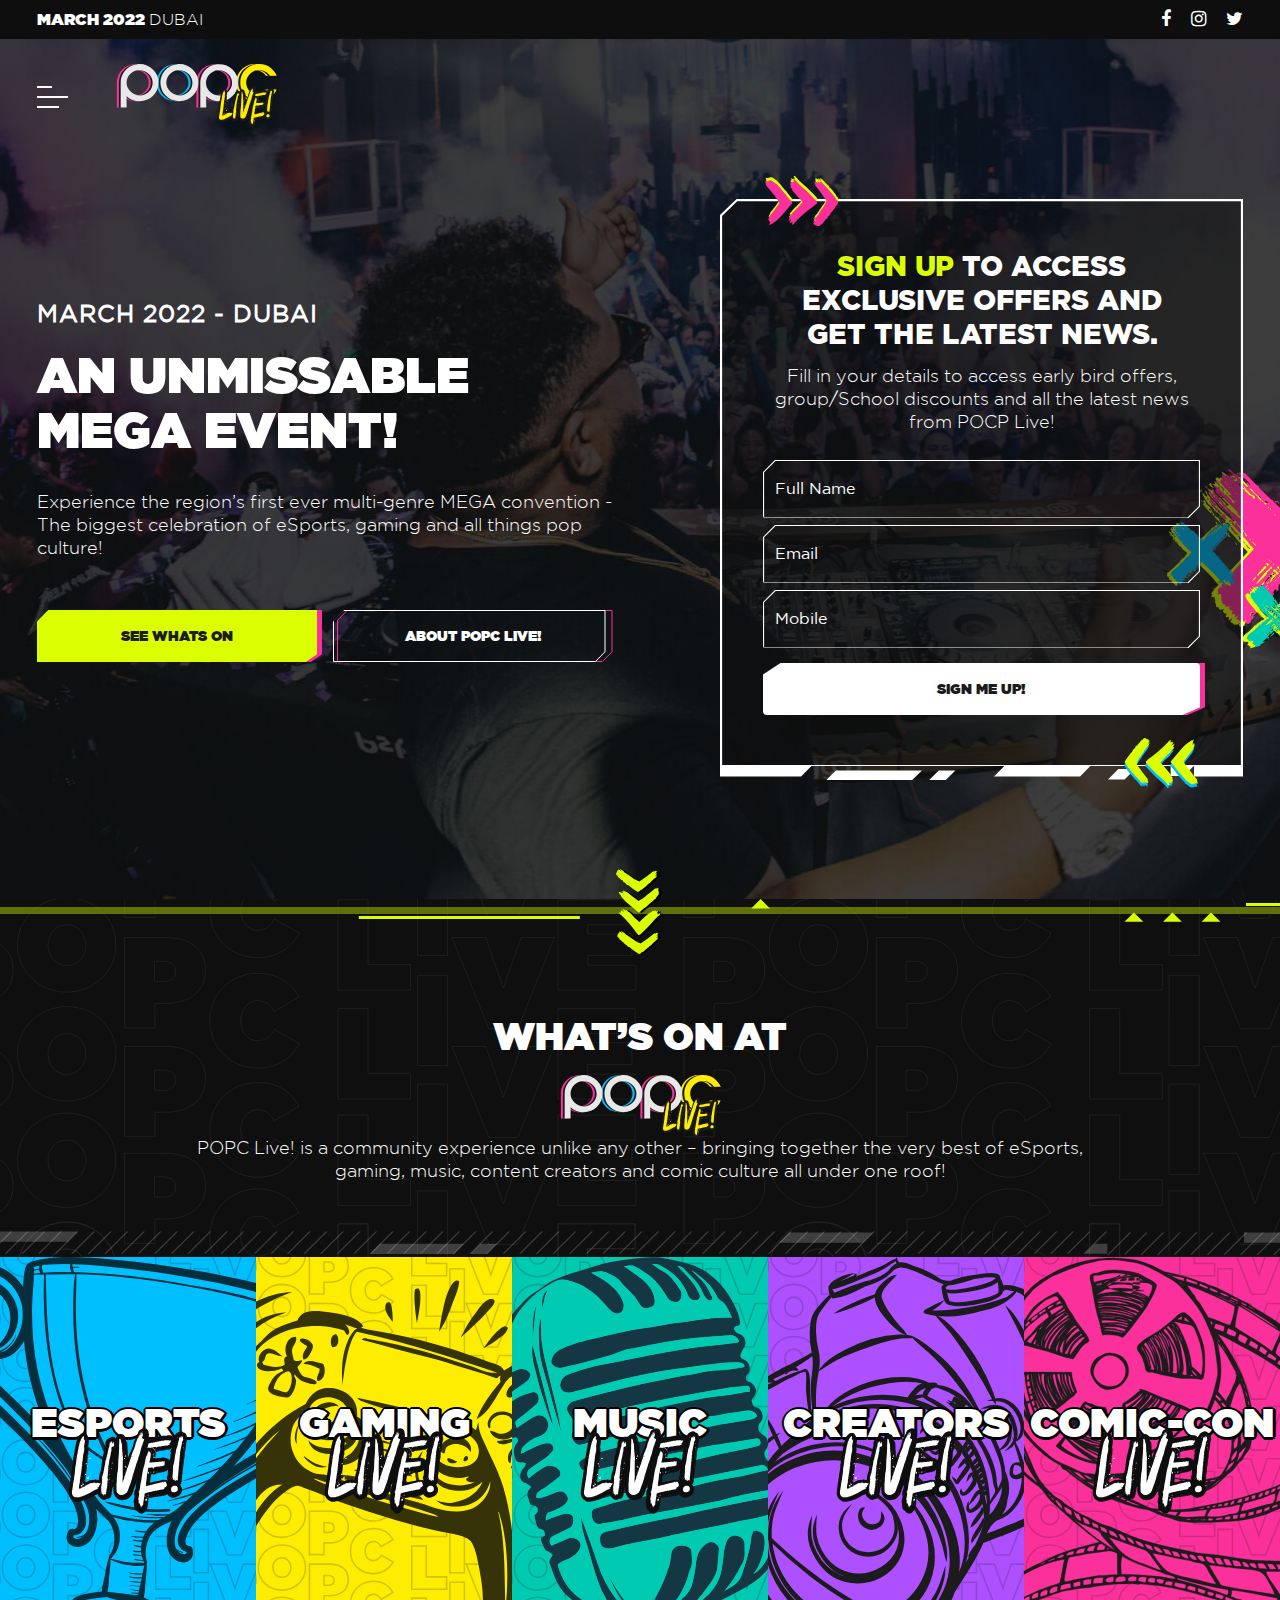
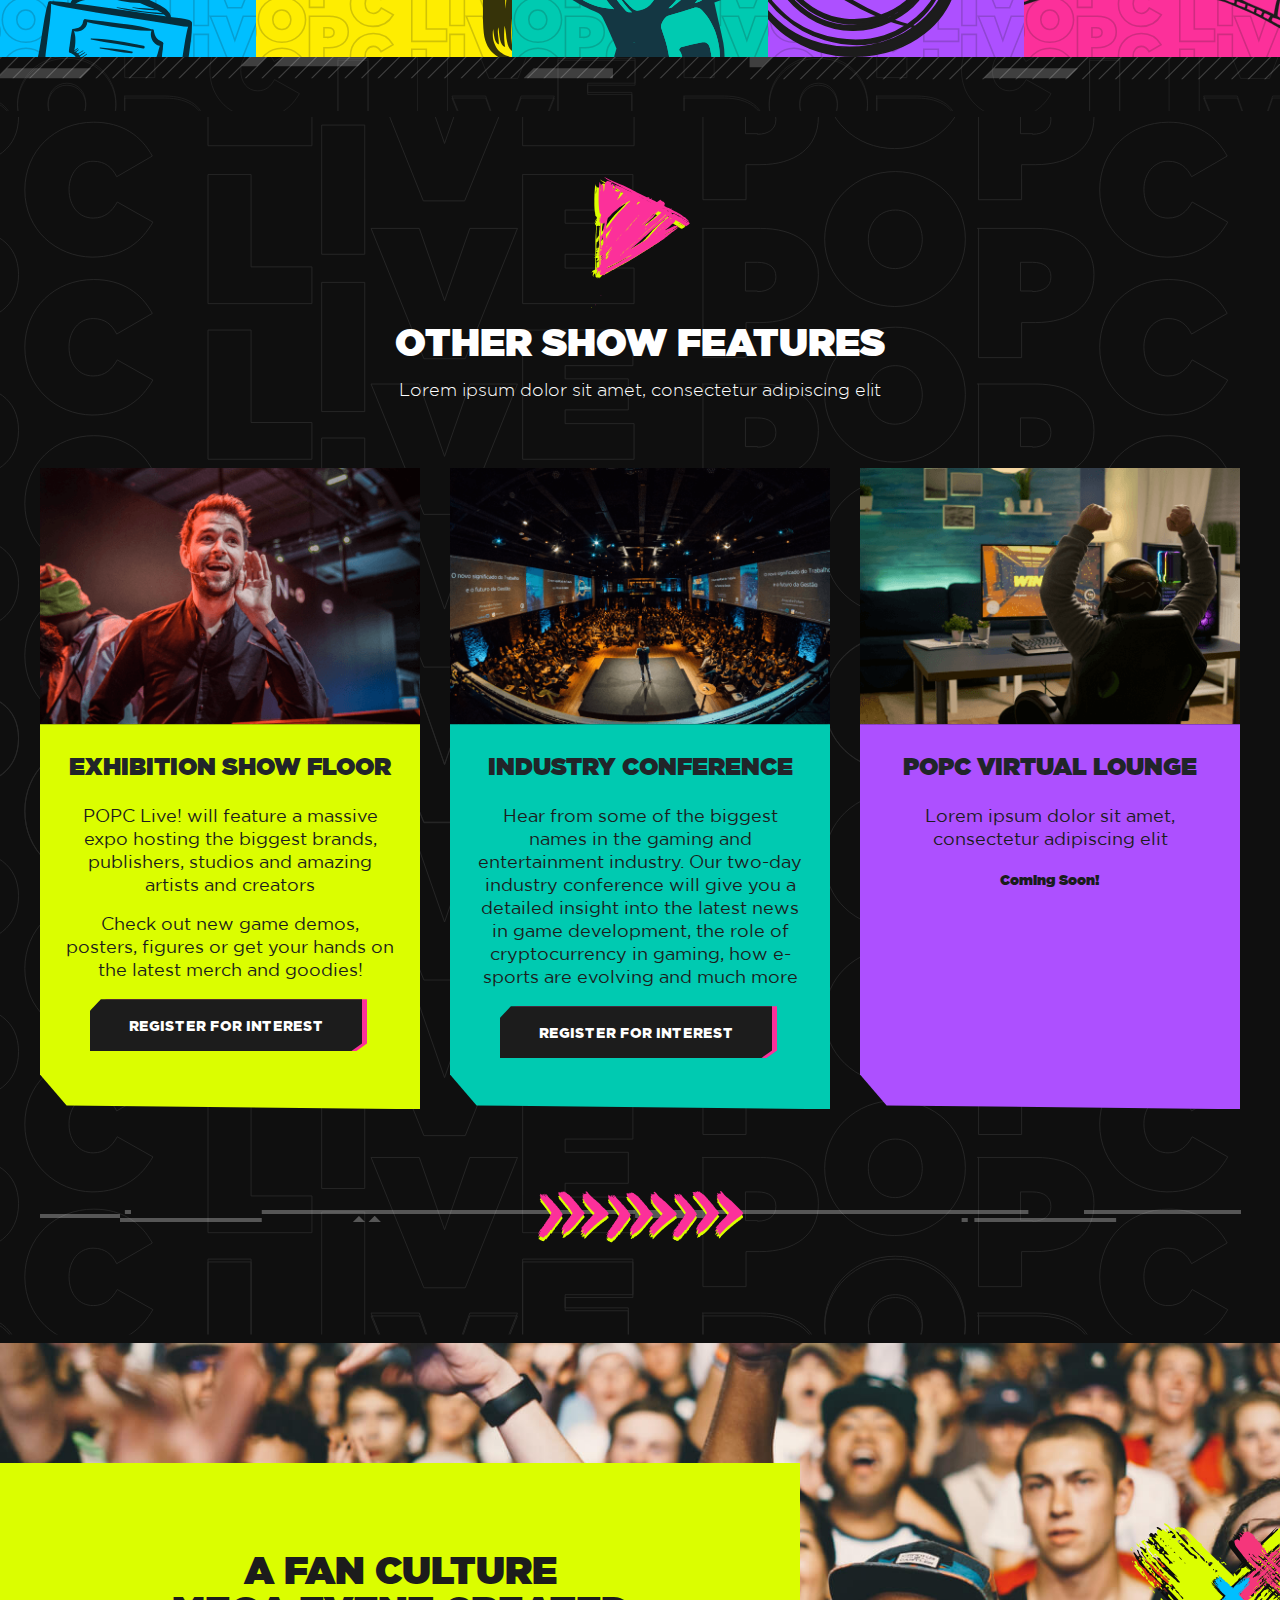
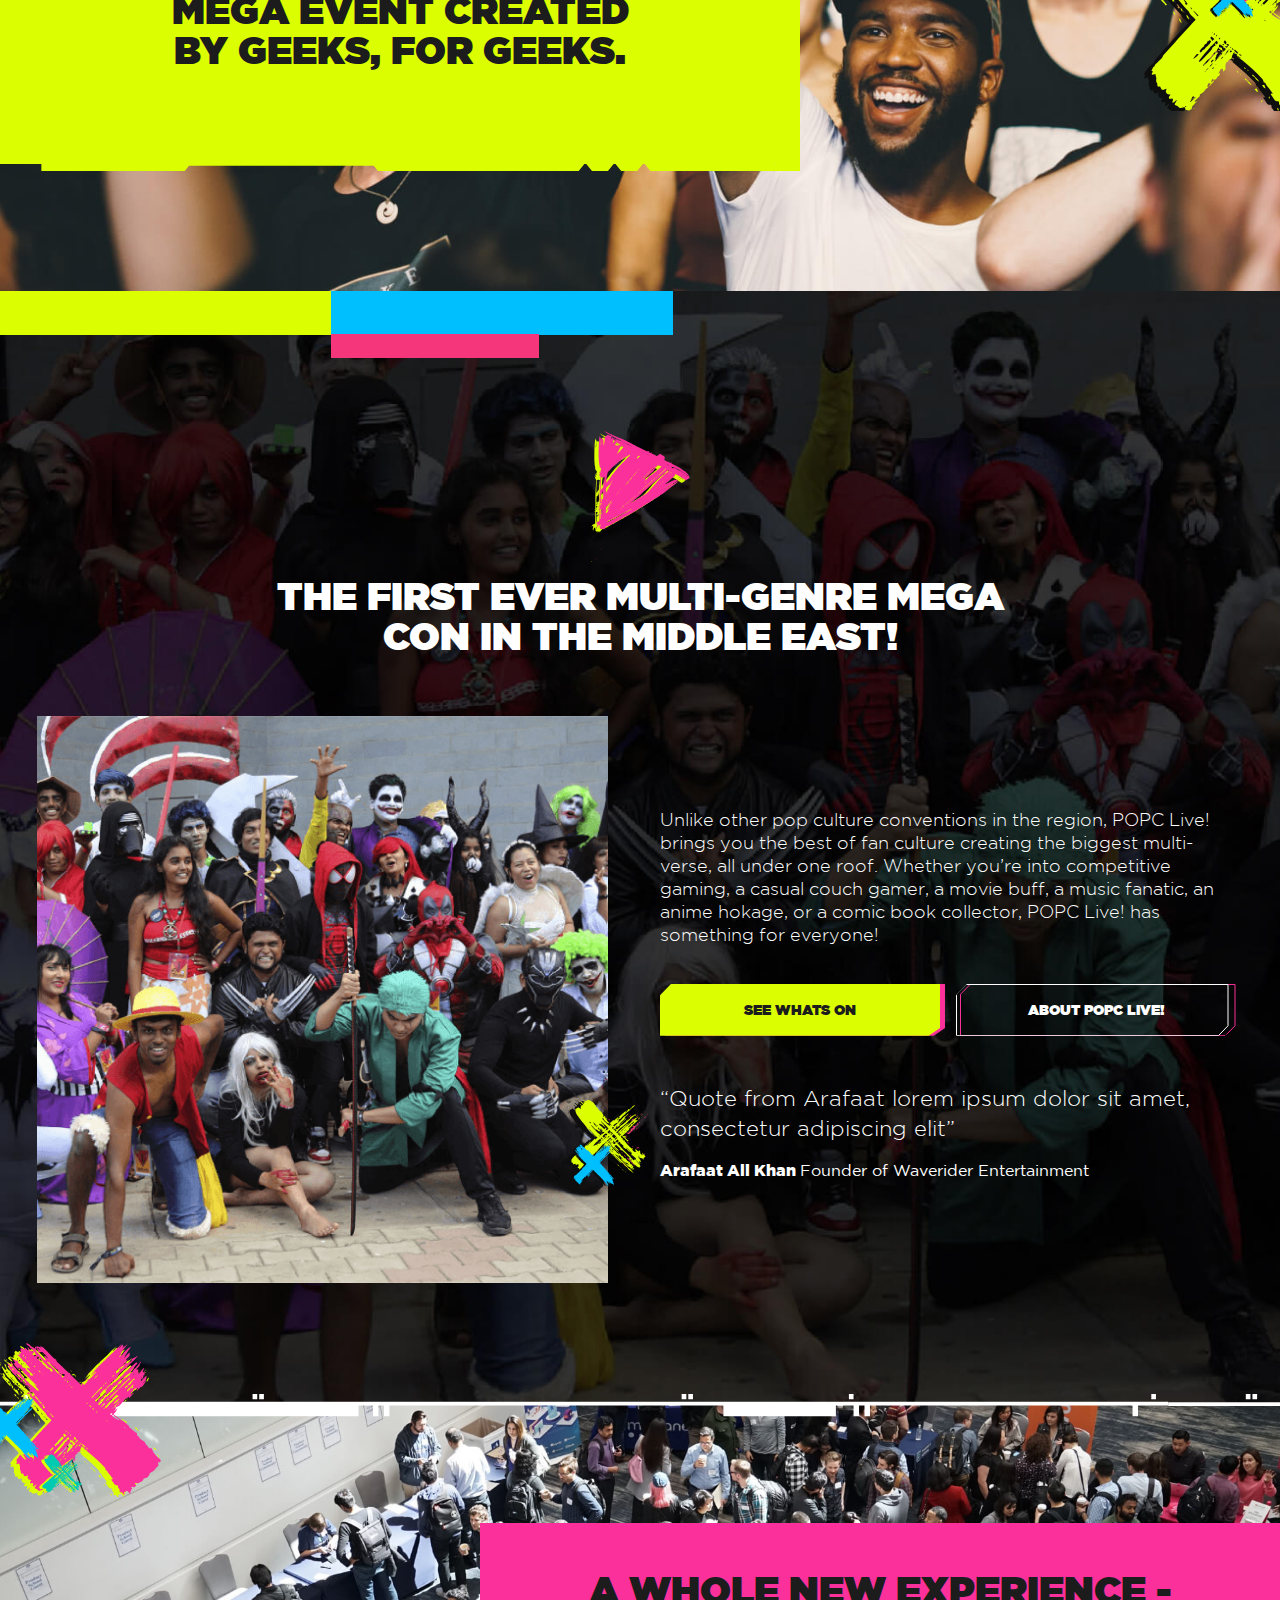
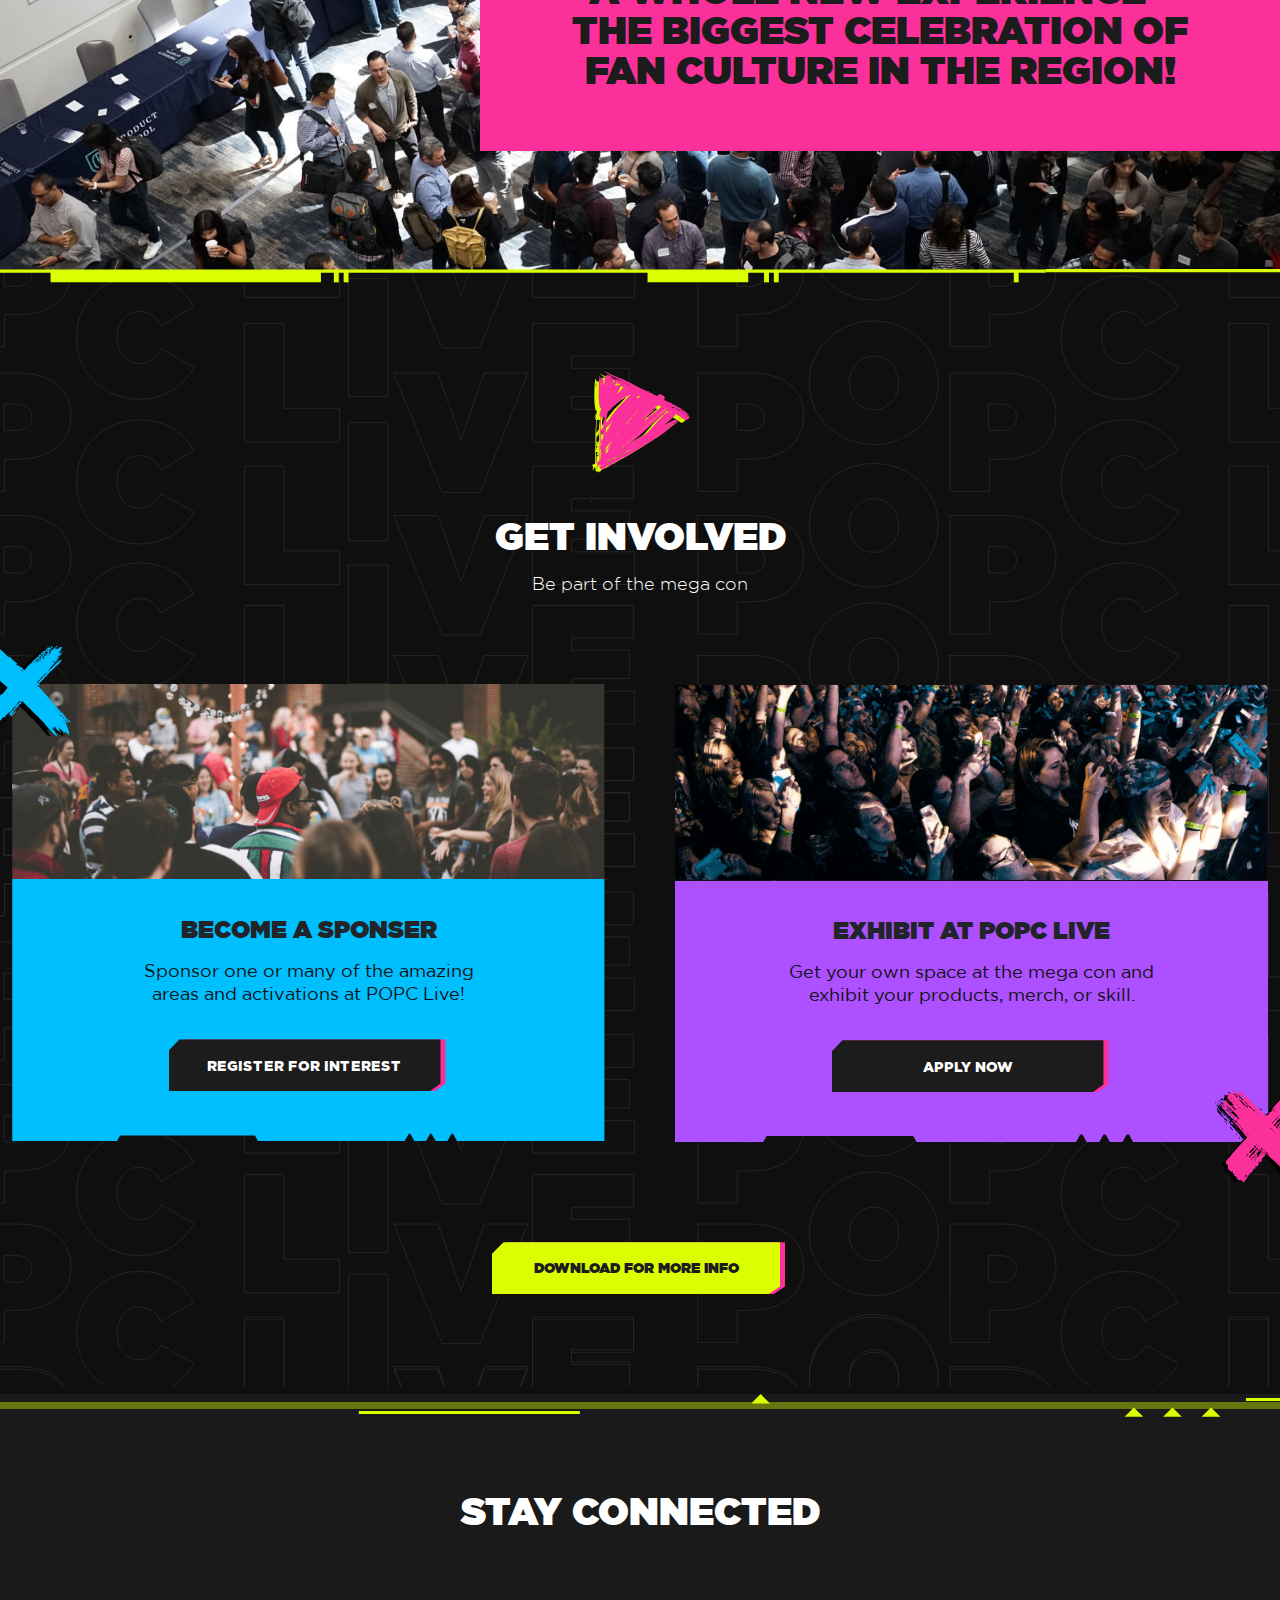
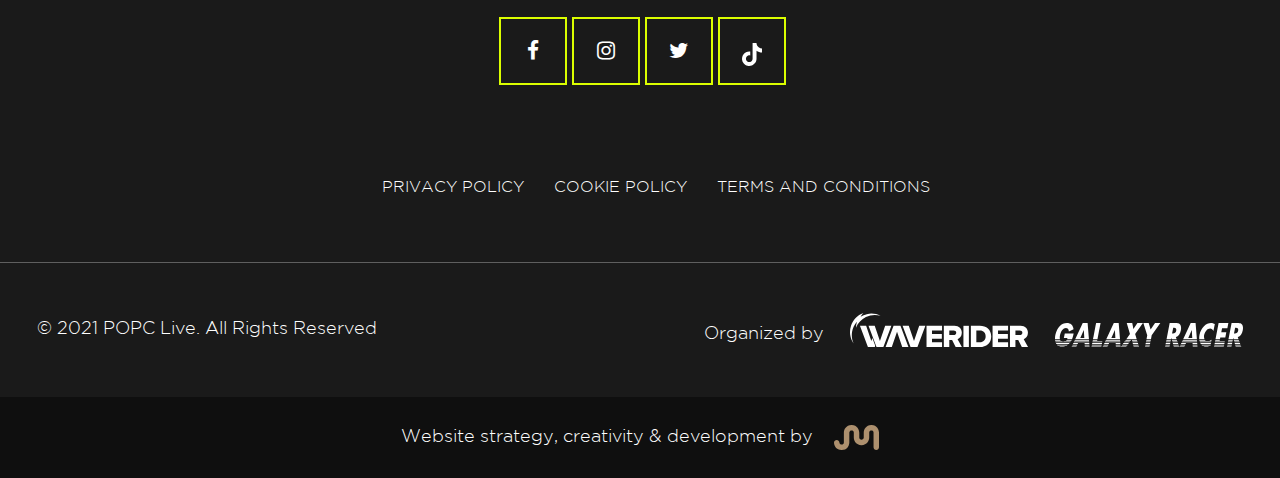
<file: index.html>
<!DOCTYPE html>
<html>

<head>
    <title>POPC Live</title>
    <!-- <link rel="icon" href="images/favicon.ico" type="image/x-icon"> -->
    <meta charset="utf-8">
    <meta name="viewport" content="width=device-width, initial-scale=1">
    <link href="css/bootstrap.css" rel="stylesheet">
    <link href="css/style.css" rel="stylesheet">
    <link href="css/font-awesome.min.css" rel="stylesheet">
    <link rel="stylesheet" href="css/slick.css" type="text/css" />
    <script src="js/jquery.min.js"></script>
    <script src="js/bootstrap.js" type="text/javascript"></script>
    <script src="js/slick.min.js" type="text/javascript"></script>

</head>

<body>

    <!--  Pegister Internet Popup Start -->
    <div class="modal fade popup-wrapper" id="exampleModal" tabindex="-1" aria-labelledby="exampleModalLabel" aria-hidden="true">
      <div class="modal-dialog">
        <div class="modal-content">
          <div class="modal-header border-0">
            <button type="button" class="btn-close" data-bs-dismiss="modal" aria-label="Close"></button>
        </div>
        <div class="modal-body p-0">
            <form class="form-wrapper border-0">
                <h2 class="text-white text-uppercase text-center pb-2"><span>Register</span> Your<br/> Intrest Today</h2>
                <p class="dark-color mb-4 text-center">Fill in your details to register your interest in <br/>POCP Live!</p>
                <div class="form-outline">
                    <input type="text" id="fname" class="form-control" placeholder="Full Name" required="">
                </div>

                <div class="form-outline">
                    <input type="text" id="company" class="form-control" placeholder="Company name" required="">
                </div>

                <div class="form-outline">
                    <input type="email" id="email" class="form-control" placeholder="Email" required="">
                </div>

                <div class="form-outline">
                    <input type="tel" id="phone" class="form-control" name="phone" pattern="[0-9]{3}-[0-9]{2}-[0-9]{3}" placeholder="Mobile" required="">
                </div>

                <p class="pt-4">I’m interested in:</p>
                <div class="main-check-wrapper d-flex align-items-center pt-2 pb-3">
                  <label class="main-check d-flex align-items-center">Sponser
                      <input type="checkbox">
                      <span class="checkmark"></span>
                  </label>

                  <label class="main-check d-flex align-items-center">Exibitor
                      <input type="checkbox">
                      <span class="checkmark"></span>
                  </label>

                  <label class="main-check d-flex align-items-center">Event Brochure
                      <input type="checkbox">
                      <span class="checkmark"></span>
                  </label>
                  
              </div>

              <div class="main-btn-wrapper">
                <a class="theme-btn text-uppercase radium me-2">
                    <button type="submit" class="btn btn-primary border-0 inner-btn w-100">SIGN ME UP!</button>
                </a>
            </div>
        </form>
    </div>
</div>
</div>
</div>

 <!--  Pegister Internet Popup End  -->




     <!--  Banner Home Popup Start -->

    <div class="modal fade popup-wrapper" id="exampleModal1" tabindex="-1" aria-labelledby="exampleModalLabel1" aria-hidden="true">
      <div class="modal-dialog">
        <div class="modal-content">
          <div class="modal-header border-0">
            <button type="button" class="btn-close" data-bs-dismiss="modal" aria-label="Close"></button>
        </div>
        <div class="modal-body p-0">
            <form class="form-wrapper border-0">
                <h2 class="text-white text-uppercase text-center pb-2">Sign up to access exclusive offers and get the latest news </h2>
                <p class="dark-color mb-4 text-center">Fill in your details to access early bird tickets, groups & schools discounts, and get all the latest updates on POPC Live</p>
                <div class="form-outline">
                    <input type="text" id="fname" class="form-control" placeholder="Full Name" required="">
                </div>

                <div class="form-outline">
                    <input type="email" id="email" class="form-control" placeholder="Email" required="">
                </div>

                <div class="form-outline">
                    <input type="tel" id="phone" class="form-control" name="phone" pattern="[0-9]{3}-[0-9]{2}-[0-9]{3}" placeholder="Mobile" required="">
                </div>

              <div class="main-btn-wrapper">
                <a class="theme-btn text-uppercase radium me-2">
                    <button type="submit" class="btn btn-primary border-0 inner-btn w-100">Submit Registration</button>
                </a>
            </div>
        </form>
    </div>
</div>
</div>
</div>

 <!--  Banner Home Popup Popup End  -->


<!-- Header Start -->

<div class="top-bar-wrapper">
    <div class="container">
        <div class="row align-items-center">
            <div class="col-lg-6 col-sm-6 col-xs-12">
                <h6 class="mb-0 text-white text-uppercase">march 2022  <span>Dubai</span></h6>
            </div>
            <div class="col-lg-6 col-sm-6 col-xs-12">
                <ul class="d-flex list-none justify-content-end mb-0 align-items-center">
                    <li><a href="#" class="text-white"><i class="fa fa-facebook" aria-hidden="true"></i></a></li>
                    <li><a href="#" class="text-white"><i class="fa fa-instagram" aria-hidden="true"></i></a></li>
                    <li class="pe-0"><a href="#" class="text-white"><i class="fa fa-twitter" aria-hidden="true"></i></a></li>
                </ul>
            </div>
        </div>
    </div>
</div>

<header class="main-header-wrapper py-4">
        <div class="container">
            <div class="row">
                <div class="col-lg-12 col-md-12 col-sm-12 d-flex align-items-center">
                    <div id="mySidenav" class="sidenav">
                      <a href="javascript:void(0)" class="closebtn" onclick="closeNav()">&times;</a>
                      <ul class="p-0">
                          <li><a href="index.html" class="text-uppercase">Home</a></li>
                          <li><a href="#">About POPC Live! <i class="fa fa-angle-right" aria-hidden="true"></i></a></li>
                          <li><a href="#">What’s On? <i class="fa fa-angle-right" aria-hidden="true"></i></a>
                              <li><a href="#">Show Features <i class="fa fa-angle-right" aria-hidden="true"></i></a></li>
                              <li><a href="#">Get Involved <i class="fa fa-angle-right" aria-hidden="true"></i></a></li>
                          </ul>
                      </div>

                      <div class="main-menu d-flex w-100 align-items-center">
                      <span onclick="openNav()" class="menu"> <img src="images/menu.svg"/></span>
                      <a href="index.html"><img src="images/logo.svg" class="img-fluid ps-5 logo" alt="logo" /></a>
                      <div class="signup-wrapper d-none">
                          <a href="#" class="d-flex justify-content-center text-center flex-wrap"><img src="images/signup.svg" class="img-fluid" />
                            <h6 class="w-100 pt-2 mb-0">SIGN UP!</h6>
                          </a>
                      </div>
                      </div>
                  </div>
              </div>
          </div>
      </header>

  <!-- Header End -->


  <!-- Banner Section Start -->

  <section class="banner-wrapper for-hide">
      <div class="container">
          <div class="row align-items-center full-width">
              <div class="col-md-6 col-lg-6 col-sm-6 col-xs-12 left-col">
                <h6 class="text-uppercase text-white pb-3">march 2022 - Dubai</h6>
                <h1 class="text-white text-uppercase pb-4">An UNMISSABLE<br/>MEGA EVENT!</h1>
                <p class="text-white pb-4">Experience the region’s first ever multi-genre MEGA convention - The biggest celebration of eSports, gaming and all things pop culture! </p>
                <div class="main-btn-wrapper d-flex align-items-center">
                    <a class="theme-btn text-uppercase radium me-2">
                        <div class="inner-btn">See whats on</div>
                    </a>
                    <a class="theme-btn text-uppercase radium me-2 d-none mobile-btn">
                        <div class="inner-btn" data-bs-toggle="modal" data-bs-target="#exampleModal1">See whats on</div>
                    </a>
                    <a class="theme-btn text-uppercase white ms-2 mobile-hide">
                        <div class="inner-btn">About POPC Live!</div>
                    </a>
                    <!-- <a class="theme-btn text-uppercase border">See whats on</a> -->
                </div>
            </div>

            <div class="col-md-6 col-lg-6 col-sm-6 col-xs-12 right-col">
                <form class="form-wrapper">
                    <h2 class="text-white text-uppercase text-center pb-2"><span>Sign up</span> to access<br/> exclusive offers and<br/> get the latest news. </h2>
                    <p class="dark-color mb-4 text-center">Fill in your details to access early bird offers, group/School discounts and all the latest news from POCP Live!</p>
                    <div class="form-outline">
                        <input type="text" id="fname" class="form-control" placeholder="Full Name" required="">
                    </div>

                    <div class="form-outline">
                        <input type="email" id="email" class="form-control" placeholder="Email" required="">
                    </div>

                    <div class="form-outline">
                        <input type="tel" id="phone" class="form-control" name="phone" pattern="[0-9]{3}-[0-9]{2}-[0-9]{3}" placeholder="Mobile" required="">
                    </div>

                    <div class="main-btn-wrapper">
                        <a class="theme-btn text-uppercase radium me-2">
                            <button type="submit" class="btn btn-primary border-0 inner-btn w-100">SIGN ME UP!</button>
                        </a>
                    </div>
                </form>
            </div>
        </div>
    </div>
</section>

<!-- Banner Section End -->

<!--  Wats On At Section Start  -->

<div class="down-arrrow d-flex justify-content-center">
    <a href="#top-bottom"><img src="images/down-arrow.svg" class="img-fluid" /></a>
</div>

<!--  Wats On At Section End  -->


<!--  What's On It Section Start  -->

<section class="whats-start-wrapper pt-120 pb-60">
   <div class="row">
       <div class="col-lg-12 text-center content-section">
        <h3 class="pb-2 text-uppercase text-white">WHAT’S ON AT</h3>
        <img src="images/logo.svg" class="img-fluid" />
        <p class="text-center pb-5 mb-4">POPC Live! is a community experience unlike any other – bringing together the very best of eSports, gaming, music, content creators and comic culture all under one roof!</p>
    </div>

</div>

<div class="row inner-boxes" id="top-bottom">
   <div class="inner-box one">
    <a href="#" class="d-flex flex-wrap justify-content-center align-items-center">
       <h3 class="w-100 text-center">ESPORTS</h3>
       <img src="images/live.svg" class="img-fluid" />
   </a>
</div>

<div class="inner-box two">
    <a href="#" class="d-flex flex-wrap justify-content-center align-items-center">
       <h3 class="w-100 text-center">GAMING</h3>
       <img src="images/live.svg" class="img-fluid" />
   </a>
</div>

<div class="inner-box three">
    <a href="#" class="d-flex flex-wrap justify-content-center align-items-center">
       <h3 class="w-100 text-center">MUSIC</h3>
       <img src="images/live.svg" class="img-fluid" />
   </a>
</div>

<div class="inner-box four">
    <a href="#" class="d-flex flex-wrap justify-content-center align-items-center">
       <h3 class="w-100 text-center">CREATORS</h3>
       <img src="images/live.svg" class="img-fluid" />
   </a>
</div>

<div class="inner-box five">
    <a href="#" class="d-flex flex-wrap justify-content-center align-items-center">
       <h3 class="w-100 text-center">COMIC-CON</h3>
       <img src="images/live.svg" class="img-fluid" />
   </a>
</div>

</div>
</section> 

<!--  What's On It Section End  -->

<!--  Other Feature Section Start  -->

<section class="other-feature-wrapper pt-60 pb-150">
    <div class="container">
        <div class="row">
           <div class="col-lg-12 text-center">
            <img src="images/play.svg" class="img-fluid pb-3" />
            <h3 class="pb-2 text-uppercase text-white">Other show features</h3>
            <p class="text-center pb-5">Lorem ipsum dolor sit amet, consectetur adipiscing elit</p>
        </div>
    </div>

    <div class="row inner-wrapper">
        <div class="col-lg-4 col-md-4 col-sm-6 col-xs-12 inner-box one">
            <img src="images/show-img-1.png" class="img-fluid" />
            <div class="content-box text-center">
                <h6 class="text-uppercase pb-3">Exhibition<br/> Show Floor</h6>
                <p>POPC Live! will feature a massive expo hosting the biggest brands, publishers, studios and amazing artists and creators</p>
                <p>Check out new game demos, posters, figures or get your hands on the latest merch and goodies!</p>
                <div class="main-btn-wrapper d-flex align-items-center">
                    <a class="theme-btn text-uppercase dark me-2" href="#">
                        <div class="inner-btn" data-bs-toggle="modal" data-bs-target="#exampleModal">Register for interest</div>
                    </a>
                </div>
            </div>
        </div>

        <div class="col-lg-4 col-md-4 col-sm-6 col-xs-12 inner-box two">
            <img src="images/show-img-2.png" class="img-fluid" />
            <div class="content-box text-center">
                <h6 class="text-uppercase pb-3">Industry <br/> Conference</h6>
                <p>Hear from some of the biggest names in the gaming and entertainment industry. Our two-day industry conference will give you a detailed insight into the latest news in game development, the role of cryptocurrency in gaming, how e-sports are evolving and much more</p>
                <div class="main-btn-wrapper d-flex align-items-center">
                    <a class="theme-btn text-uppercase dark me-2" href="#">
                        <div class="inner-btn" data-bs-toggle="modal" data-bs-target="#exampleModal">Register for interest</div>
                    </a>
                </div>
            </div>
        </div>

        <div class="col-lg-4 col-md-4 col-sm-6 col-xs-12 inner-box three">
            <img src="images/show-img-3.png" class="img-fluid" />
            <div class="content-box text-center">
                <h6 class="text-uppercase pb-3">POPC Virtual<br/> Lounge</h6>
                <p>Lorem ipsum dolor sit amet, consectetur adipiscing elit</p>
                <a href="#" class="theme-text">Coming Soon!</a>
            </div>
        </div>
    </div>


    <div class="bottom-img text-center">
        <img src="images/feature-bottom-img.png" class="img-fluid" />
    </div>
</div>
</div>
</section>

<!--  Other Feature Section End  -->


<!--  Fan Culture Section Start  -->

<section class="fan-culture-wrapper">
    <div class="row">
        <div class="col-lg-7 col-md-7 col-sm-8 col-sm-10 left-col">
            <h3 class="text-uppercase text-center">A Fan Culture<br/> mega Event created <br/>by geeks, for geeks.</h3>
        </div>
    </div>
</section>

<!--  Fan Culture Section End  -->


<!-- Most Amazing Event Section Start  -->

<section class="amazing-event-wrapper">
    <div class="container">
        <div class="row">
            <div class="col-lg-12 text-center">
                <img src="images/play.svg" class="img-fluid pb-3" />
                <h3 class="pb-5">THE FIRST EVER MULTI-GENRE MEGA <br/>CON IN THE MIDDLE EAST! </h3>
            </div>
        </div>
        <div class="row align-items-center full-width">
            <div class="col-lg-6 col-md-6 col-sm-12 col-xs-12 left-col">
                <img src="images/most-amazing-img.png" class="img-fluid w-100" />
            </div>
            <div class="col-lg-6 col-md-6 col-sm-12 col-xs-12 right-col">
                <p class="pb-5">Unlike other pop culture conventions in the region, POPC Live! brings you the best of fan culture  creating the biggest multi-verse, all under one roof. Whether you’re into competitive gaming, a casual couch gamer, a movie buff, a music fanatic, an anime hokage, or a comic book collector, POPC Live! has something for everyone!</p>

                <div class="main-btn-wrapper d-flex align-items-center">
                    <a class="theme-btn text-uppercase radium me-2">
                        <div class="inner-btn">See whats on</div>
                    </a>
                    <a class="theme-btn text-uppercase white ms-2">
                        <div class="inner-btn">About POPC Live!</div>
                    </a>
                    <!-- <a class="theme-btn text-uppercase border">See whats on</a> -->
                </div>

                <div class="founder-wrapper">
                    <p>“Quote from Arafaat<br/> lorem ipsum dolor sit amet,<br/> consectetur adipiscing elit”</p>
                    <h6 class="text-white">Arafaat Ali Khan <span>Founder of Waverider Entertainment</span></h6>
                </div>
            </div>
        </div>
    </div>
</section>

<!-- Most Amazing Event Section End  -->



<!--  Premiere Event Section Start  -->

<section class="event-wrapper">
  <div class="row">
      <div class="col-lg-7 col-md-7 col-sm-12 inner-content text-center ms-auto">
          <h3>A WHOLE NEW EXPERIENCE -<br/> THE BIGGEST CELEBRATION OF<br/> FAN CULTURE IN THE REGION! </h3>
      </div>
  </div>
</section>

<!--  Premiere Event Section End  -->

<!--  Get Involved Section Start  -->

<section class="get-involved-wrapper pt-100 pb-100">
    <div class="container">
        <div class="row">
            <div class="col-lg-12 text-center">
                <img src="images/play.svg" class="img-fluid pb-3" />
                <h3 class="pb-2">Get Involved</h3>
                <p>Be part of the mega con</p>
            </div>
        </div>

        <div class="row inner-box">
            <div class="col-lg-6 col-md-6 col-sm-12 col-xs-12 box left-col">
                <img src="images/box-img-1.png" class="img-fluid w-100" alt="box img 1" />
                <div class="content-box text-center">
                    <h6 class="pb-2 text-uppercase">Become a Sponser</h6>
                    <p class="pb-3">Sponsor one or many of the amazing<br/> areas and activations at POPC Live! </p>
                    <div class="main-btn-wrapper d-flex align-items-center">
                        <a class="theme-btn text-uppercase dark me-2" href="#">
                            <div class="inner-btn">Register for interest</div>
                        </a>
                    </div>
                </div>
            </div>

            <div class="col-lg-6 col-md-6 col-sm-12 col-xs-12 box right-col">
                <img src="images/box-img-2.png" class="img-fluid w-100" alt="box img 2" />
                <div class="content-box text-center">
                    <h6 class="pb-2 text-uppercase">EXHIBIT AT POPC LIVE</h6>
                    <p class="pb-3">Get your own space at the mega con and<br/> exhibit your products, merch, or skill. </p>
                    <div class="main-btn-wrapper d-flex align-items-center">
                        <a class="theme-btn text-uppercase dark me-2" href="#">
                            <div class="inner-btn">Apply now</div>
                        </a>
                    </div>
                </div>
            </div>

        </div>   

        <div class="row section-btn pt-100">
            <div class="col-lg-3 m-auto text-center full-width">
             <div class="main-btn-wrapper d-flex align-items-center">
                <a class="theme-btn text-uppercase me-2" href="#">
                    <div class="inner-btn">Download for more info</div>
                </a>
            </div>
        </div>
    </div>

</div>
</section>

<!--  Get Involved Section End  -->


<!-- Footer Start -->

<footer class="footer-wrapper pt-100 pb-60 text-center">
    <div class="container">
        <div class="row">
            <div class="col-lg-12">
                <h3>STay connected</h3>
                <ul class="d-flex list-none justify-content-center mb-0 align-items-center social-link">
                    <li><a href="#" class="text-white"><i class="fa fa-facebook" aria-hidden="true"></i></a></li>
                    <li><a href="#" class="text-white"><i class="fa fa-instagram" aria-hidden="true"></i></a></li>
                    <li class="pe-0"><a href="#" class="text-white"><i class="fa fa-twitter" aria-hidden="true"></i></a></li>
                    <li class="pe-0"><a href="#" class="text-white"><img src="images/tiktok.svg" class="img-fluid"/></a></li>
                </ul>


                <ul class="d-flex list-none justify-content-center mb-0 align-items-center custom-link">
                    <li><a href="#">Privacy Policy </a></li>               
                    <li><a href="#">Cookie Policy</a></li>
                    <li><a href="#">Terms and Conditions</a></li>
                </ul>
            </div>
        </div>
    </div>
</footer>

<section class="copyright-bar">
    <div class="container"> 
       <div class="row align-items-center">
           <div class="col-lg-5 col-md-6 col-sm-12 mb-0 col-left">
               <p class="mb-0">© 2021 POPC Live. All Rights Reserved</p>
           </div>

           <div class="col-lg-7 col-md-6 col-sm-12 mb-0 d-flex align-items-end justify-content-end col-right">
               <p class="mb-0">Organized by</p>
               <a href="#"><img src="images/waverider-logo.svg" class="img-fluid" alt="Waverider" /></a>
               <a href="#"><img src="images/gallexy-logo.svg" class="img-fluid" alt="Galexy rider" /></a>
           </div>
       </div>
   </div>
</section>

<section class="footer-bottom">
    <div class="container">
        <div class="row">
            <div class="col-lg-12 d-flex justify-content-center align-items-center full-content">
                <p class="mb-0">Website strategy, creativity & development by <a href="#"><img src="images/footer-logo.svg" class="img-fluid ps-3" /></a></p>
            </div>
        </div>
    </div>
</section>

<!-- Footer End -->

<script type="text/javascript">

    function openNav() {
        document.getElementById("mySidenav").style.width = "660px";
    }

    function closeNav() {
      document.getElementById("mySidenav").style.width = "0";
  }

/*  ('.inner-boxes').slick({
    slidesToShow: 1,
    slidesToScroll: 1,
    autoplay: false,
    autoplaySpeed: 2000,
    arrows: true,
    dots: false
    responsive: [
        {
            breakpoint: 9999,
            settings: "unslick"
        },
        {
            breakpoint: 552,
             settings: {
                    slidesToShow: 1,
                    slidesToScroll: 1,
                    infinite: true,
                    dots: false
                }
        }
    ]
});*/

  $('.inner-boxes').slick({
     slidesToShow: 1.10,
     slidesToScroll: 1,
     autoplay: false,
     autoplaySpeed: 2000,
     mobileFirst: true,
     nextArrow: '<i class="fa fa-angle-right" aria-hidden="true"></i>',
    prevArrow: '<i class="fa fa-angle-left" aria-hidden="true"></i>',
     responsive: [
        {
           breakpoint: 552,
           settings: "unslick"
        }
     ]
  });

</script>

</body>

</html>
</file>
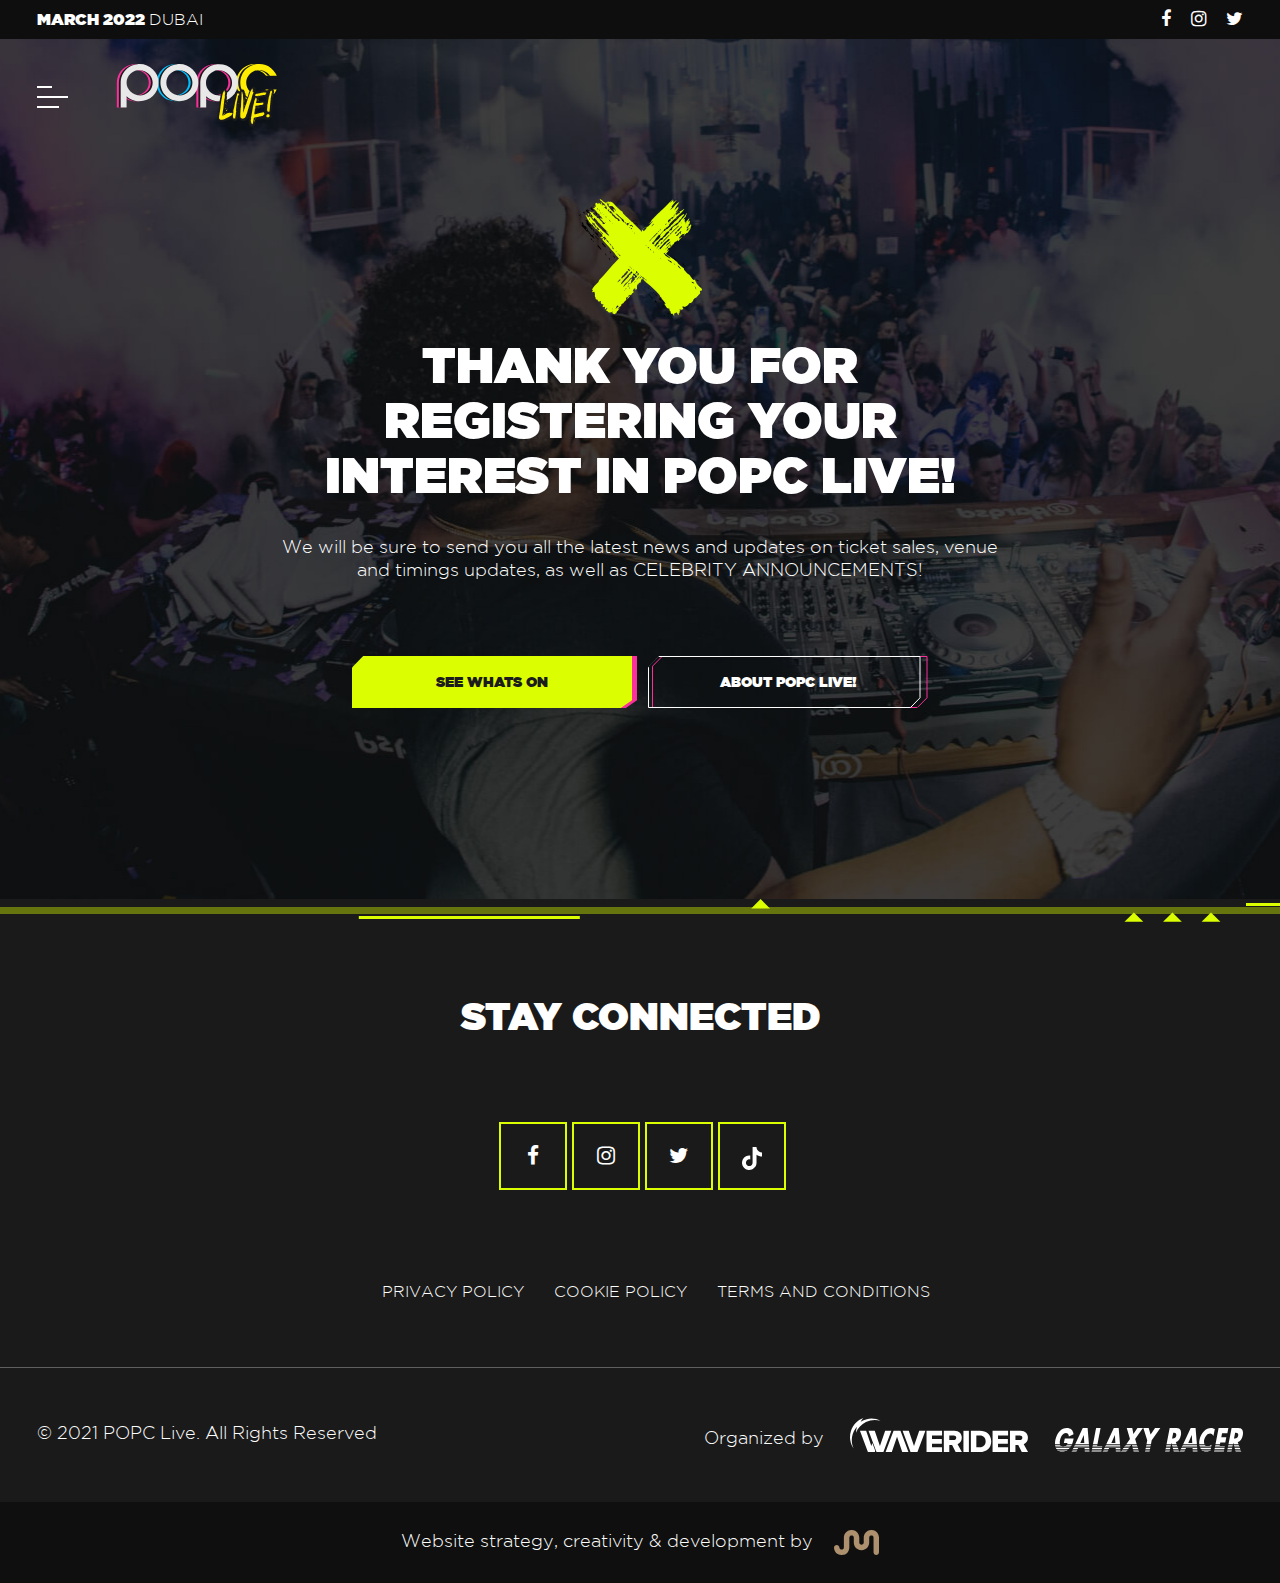
<file: confirmation.html>
<!DOCTYPE html>
<html>

<head>
    <title>POPC Live</title>
    <!-- <link rel="icon" href="images/favicon.ico" type="image/x-icon"> -->
    <meta charset="utf-8">
    <meta name="viewport" content="width=device-width, initial-scale=1">
    <link href="css/bootstrap.css" rel="stylesheet">
    <link href="css/style.css" rel="stylesheet">
    <link href="css/font-awesome.min.css" rel="stylesheet">
    <link rel="stylesheet" href="css/slick.css" type="text/css" />
    <script src="js/jquery.min.js"></script>
    <script src="js/bootstrap.js" type="text/javascript"></script>
    <script src="js/slick.min.js" type="text/javascript"></script>

</head>

<body>


    <!-- Header Start -->

    <div class="top-bar-wrapper">
        <div class="container">
            <div class="row align-items-center">
                <div class="col-lg-6 col-sm-6 col-xs-12">
                    <h6 class="mb-0 text-white text-uppercase">march 2022  <span>Dubai</span></h6>
                </div>
                <div class="col-lg-6 col-sm-6 col-xs-12">
                    <ul class="d-flex list-none justify-content-end mb-0 align-items-center">
                        <li><a href="#" class="text-white"><i class="fa fa-facebook" aria-hidden="true"></i></a></li>
                        <li><a href="#" class="text-white"><i class="fa fa-instagram" aria-hidden="true"></i></a></li>
                        <li class="pe-0"><a href="#" class="text-white"><i class="fa fa-twitter" aria-hidden="true"></i></a></li>
                    </ul>
                </div>
            </div>
        </div>
    </div>

    <header class="main-header-wrapper py-4">
        <div class="container">
            <div class="row">
                <div class="col-lg-12 col-md-12 col-sm-12 d-flex align-items-center">
                    <div id="mySidenav" class="sidenav">
                      <a href="javascript:void(0)" class="closebtn" onclick="closeNav()">&times;</a>
                      <ul class="p-0">
                          <li><a href="index.html" class="text-uppercase">Home</a></li>
                          <li><a href="#">About POPC Live! <i class="fa fa-angle-right" aria-hidden="true"></i></a></li>
                          <li><a href="#">What’s On? <i class="fa fa-angle-right" aria-hidden="true"></i></a>
                              <li><a href="#">Show Features <i class="fa fa-angle-right" aria-hidden="true"></i></a></li>
                              <li><a href="#">Get Involved <i class="fa fa-angle-right" aria-hidden="true"></i></a></li>
                          </ul>
                      </div>

                      <div class="main-menu d-flex w-100 align-items-center">
                      <span onclick="openNav()" class="menu"> <img src="images/menu.svg"/></span>
                      <a href="index.html"><img src="images/logo.svg" class="img-fluid ps-5 logo" alt="logo" /></a>
                      <div class="signup-wrapper d-none">
                          <a href="#" class="d-flex justify-content-center text-center flex-wrap"><img src="images/signup.svg" class="img-fluid" />
                            <h6 class="w-100 pt-2 mb-0">SIGN UP!</h6>
                          </a>
                      </div>
                      </div>
                  </div>
              </div>
          </div>
      </header>

      <!-- Header End -->


      <!-- Banner Section Start -->

      <section class="banner-wrapper confirmation-wrapper">
          <div class="container">
              <div class="row align-items-center">
                  <div class="col-md-12 col-lg-12 col-sm-12 col-xs-12 text-center">
                    <img src="images/confirmation-img.svg" class="img-fluid mb-4" />
                    <h1 class="text-white text-uppercase pb-4">Thank you for<br/> registering your<br/> interest in POPC Live!</h1>
                    <p class="text-white pb-5">We will be sure to send you all the latest news and updates on ticket sales, venue<br/> 
                        and timings updates, as well as CELEBRITY ANNOUNCEMENTS! </p>
                    <div class="main-btn-wrapper d-flex align-items-center justify-content-center">
                        <a class="theme-btn text-uppercase radium me-2">
                            <div class="inner-btn">See whats on</div>
                        </a>
                        <a class="theme-btn text-uppercase white ms-2">
                            <div class="inner-btn">About POPC Live!</div>
                        </a>
                        <!-- <a class="theme-btn text-uppercase border">See whats on</a> -->
                    </div>
                </div>
            </div>
        </div>
    </section>

    <!-- Banner Section End -->


    <!-- Footer Start -->

    <footer class="footer-wrapper pt-100 pb-60 text-center">
        <div class="container">
            <div class="row">
                <div class="col-lg-12">
                    <h3>STay connected</h3>
                    <ul class="d-flex list-none justify-content-center mb-0 align-items-center social-link">
                        <li><a href="#" class="text-white"><i class="fa fa-facebook" aria-hidden="true"></i></a></li>
                        <li><a href="#" class="text-white"><i class="fa fa-instagram" aria-hidden="true"></i></a></li>
                        <li class="pe-0"><a href="#" class="text-white"><i class="fa fa-twitter" aria-hidden="true"></i></a></li>
                        <li class="pe-0"><a href="#" class="text-white"><img src="images/tiktok.svg" class="img-fluid"/></a></li>
                    </ul>


                    <ul class="d-flex list-none justify-content-center mb-0 align-items-center custom-link">
                        <li><a href="#">Privacy Policy </a></li>               
                        <li><a href="#">Cookie Policy</a></li>
                        <li><a href="#">Terms and Conditions</a></li>
                    </ul>
                </div>
            </div>
        </div>
    </footer>

    <section class="copyright-bar">
        <div class="container"> 
         <div class="row align-items-center">
             <div class="col-lg-5 col-md-6 col-sm-12 mb-0 col-left">
                 <p class="mb-0">© 2021 POPC Live. All Rights Reserved</p>
             </div>

             <div class="col-lg-7 col-md-6 col-sm-12 mb-0 d-flex align-items-end justify-content-end col-right">
                 <p class="mb-0">Organized by</p>
                 <a href="#"><img src="images/waverider-logo.svg" class="img-fluid" alt="Waverider" /></a>
                 <a href="#"><img src="images/gallexy-logo.svg" class="img-fluid" alt="Galexy rider" /></a>
             </div>
         </div>
     </div>
 </section>

 <section class="footer-bottom">
    <div class="container">
        <div class="row">
            <div class="col-lg-12 d-flex justify-content-center align-items-center full-content">
                <p class="mb-0">Website strategy, creativity & development by <a href="#"><img src="images/footer-logo.svg" class="img-fluid ps-3" /></a></p>
            </div>
        </div>
    </div>
</section>

<!-- Footer End -->

<script type="text/javascript">

    function openNav() {
        document.getElementById("mySidenav").style.width = "660px";
    }

    function closeNav() {
      document.getElementById("mySidenav").style.width = "0";
  }

</script>

</body>

</html>
</file>
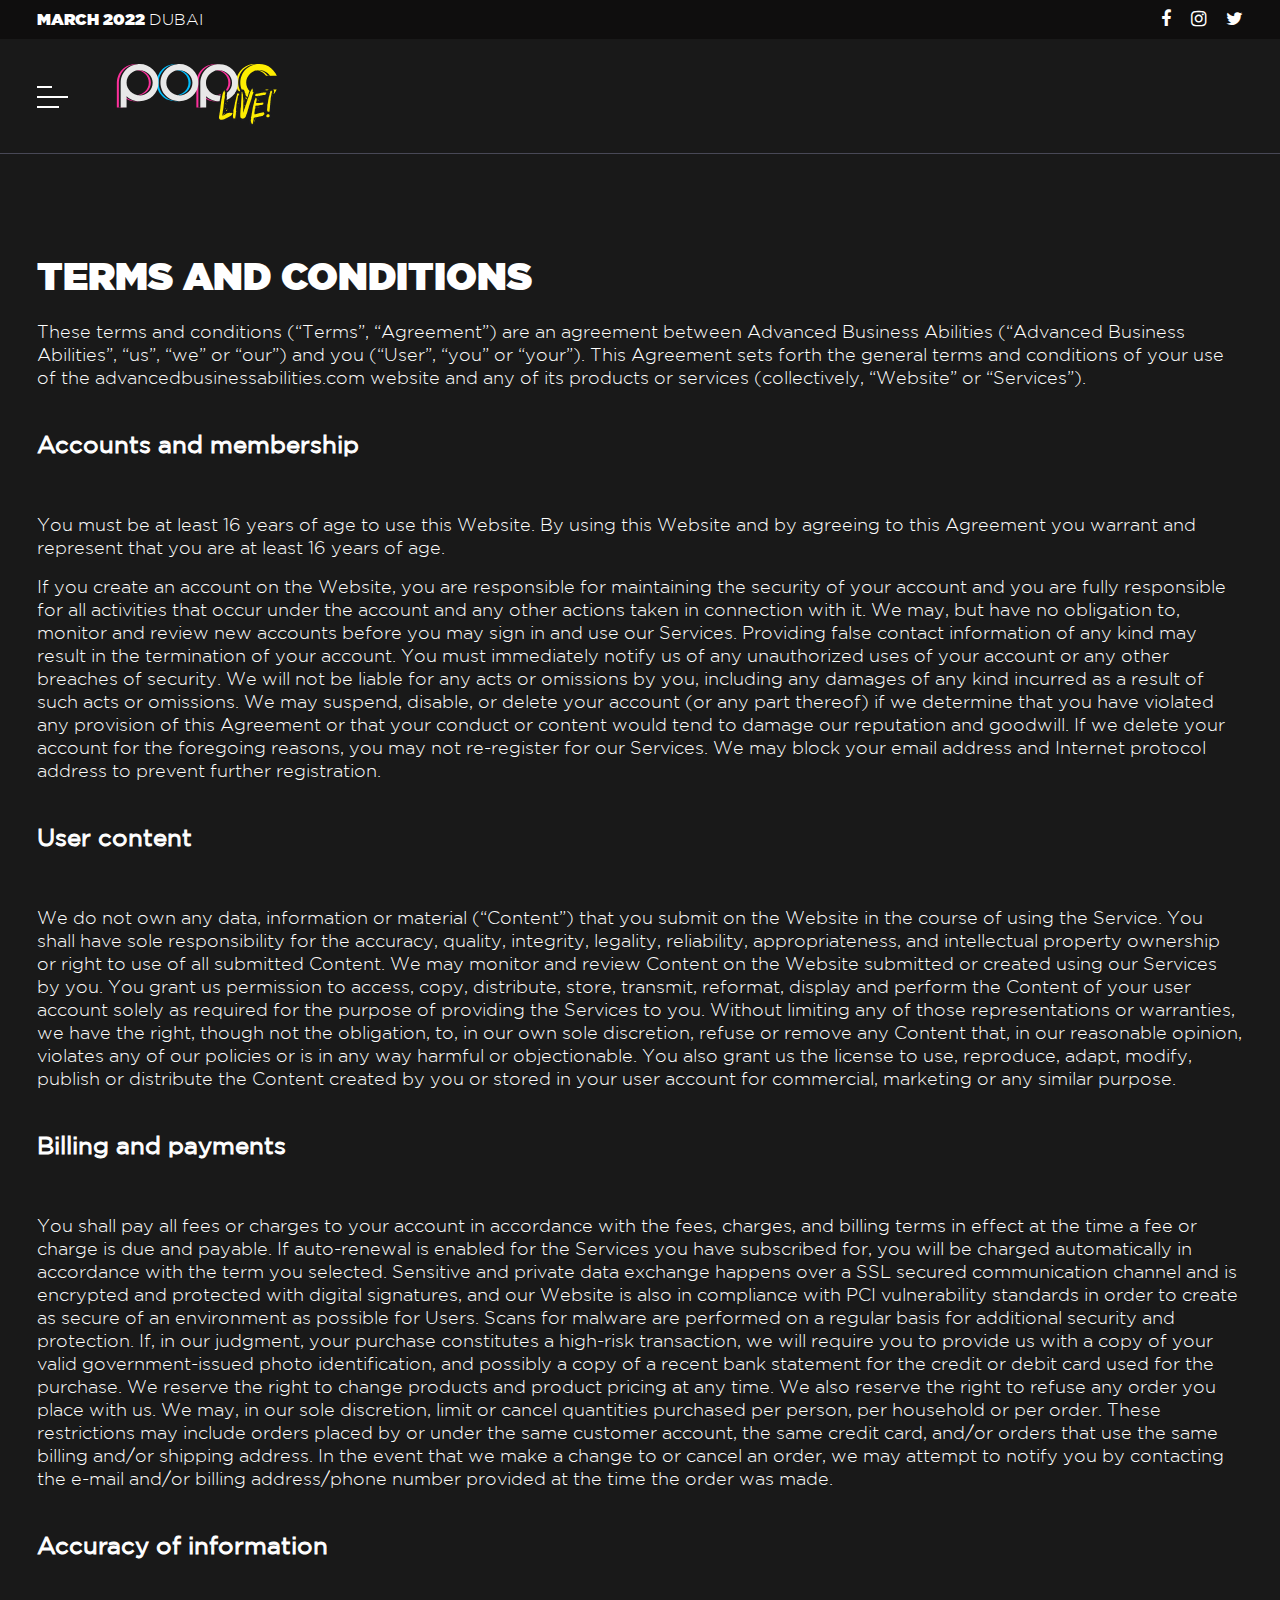
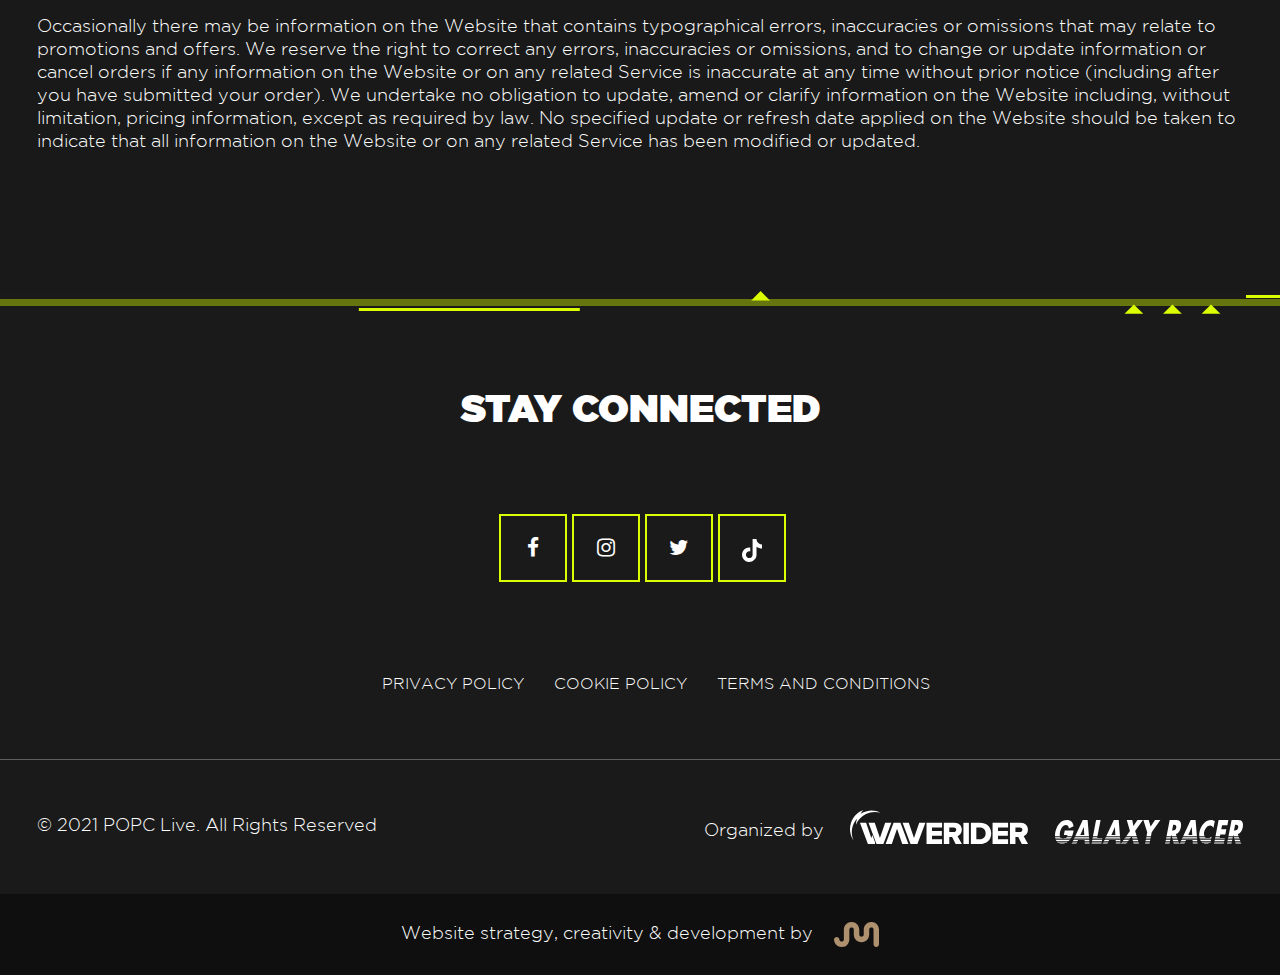
<file: terms-condition.html>
<!DOCTYPE html>
<html>

<head>
    <title>POPC Live</title>
    <!-- <link rel="icon" href="images/favicon.ico" type="image/x-icon"> -->
    <meta charset="utf-8">
    <meta name="viewport" content="width=device-width, initial-scale=1">
    <link href="css/bootstrap.css" rel="stylesheet">
    <link href="css/style.css" rel="stylesheet">
    <link href="css/font-awesome.min.css" rel="stylesheet">
    <link rel="stylesheet" href="css/slick.css" type="text/css" />
    <script src="js/jquery.min.js"></script>
    <script src="js/bootstrap.js" type="text/javascript"></script>
    <script src="js/slick.min.js" type="text/javascript"></script>

</head>

<body>


    <!-- Header Start -->

    <div class="top-bar-wrapper">
        <div class="container">
            <div class="row align-items-center">
                <div class="col-lg-6 col-sm-6 col-xs-12">
                    <h6 class="mb-0 text-white text-uppercase">march 2022  <span>Dubai</span></h6>
                </div>
                <div class="col-lg-6 col-sm-6 col-xs-12">
                    <ul class="d-flex list-none justify-content-end mb-0 align-items-center">
                        <li><a href="#" class="text-white"><i class="fa fa-facebook" aria-hidden="true"></i></a></li>
                        <li><a href="#" class="text-white"><i class="fa fa-instagram" aria-hidden="true"></i></a></li>
                        <li class="pe-0"><a href="#" class="text-white"><i class="fa fa-twitter" aria-hidden="true"></i></a></li>
                    </ul>
                </div>
            </div>
        </div>
    </div>

    <header class="main-header-wrapper py-4">
        <div class="container">
            <div class="row">
                <div class="col-lg-12 col-md-12 col-sm-12 d-flex align-items-center">
                    <div id="mySidenav" class="sidenav">
                      <a href="javascript:void(0)" class="closebtn" onclick="closeNav()">&times;</a>
                      <ul class="p-0">
                          <li><a href="index.html" class="text-uppercase">Home</a></li>
                          <li><a href="#">About POPC Live! <i class="fa fa-angle-right" aria-hidden="true"></i></a></li>
                          <li><a href="#">What’s On? <i class="fa fa-angle-right" aria-hidden="true"></i></a>
                              <li><a href="#">Show Features <i class="fa fa-angle-right" aria-hidden="true"></i></a></li>
                              <li><a href="#">Get Involved <i class="fa fa-angle-right" aria-hidden="true"></i></a></li>
                          </ul>
                      </div>

                      <div class="main-menu d-flex w-100 align-items-center">
                      <span onclick="openNav()" class="menu"> <img src="images/menu.svg"/></span>
                      <a href="index.html"><img src="images/logo.svg" class="img-fluid ps-5 logo" alt="logo" /></a>
                      <div class="signup-wrapper d-none">
                          <a href="#" class="d-flex justify-content-center text-center flex-wrap"><img src="images/signup.svg" class="img-fluid" />
                            <h6 class="w-100 pt-2 mb-0">SIGN UP!</h6>
                          </a>
                      </div>
                      </div>
                  </div>
              </div>
          </div>
      </header>

      <!-- Header End -->


      <!-- Terms Condtion Section Start -->

      <section class="condition-main-wrapper pb-120">
        <div class="container"> 
            <div class="row">
                <div class="col-lg-12 colmd-12 full-content">
                    <h3 class="pb-3">Terms and conditions</h3>
                    <p>These terms and conditions (“Terms”, “Agreement”) are an agreement between Advanced Business Abilities (“Advanced Business Abilities”, “us”, “we” or “our”) and you (“User”, “you” or “your”). This Agreement sets forth the general terms and conditions of your use of the advancedbusinessabilities.com website and any of its products or services (collectively, “Website” or “Services”).</p>

                    <h6 class="pb-5 mb-2 pt-4">Accounts and membership</h6>

                    <p>You must be at least 16 years of age to use this Website. By using this Website and by agreeing to this Agreement you warrant and represent that you are at least 16 years of age.</p>
                    <p>
                    If you create an account on the Website, you are responsible for maintaining the security of your account and you are fully responsible for all activities that occur under the account and any other actions taken in connection with it. We may, but have no obligation to, monitor and review new accounts before you may sign in and use our Services. Providing false contact information of any kind may result in the termination of your account. You must immediately notify us of any unauthorized uses of your account or any other breaches of security. We will not be liable for any acts or omissions by you, including any damages of any kind incurred as a result of such acts or omissions. We may suspend, disable, or delete your account (or any part thereof) if we determine that you have violated any provision of this Agreement or that your conduct or content would tend to damage our reputation and goodwill. If we delete your account for the foregoing reasons, you may not re-register for our Services. We may block your email address and Internet protocol address to prevent further registration.</p>

                    <h6 class="pb-5 mb-2 pt-4">User content</h6>

                    <p>We do not own any data, information or material (“Content”) that you submit on the Website in the course of using the Service. You shall have sole responsibility for the accuracy, quality, integrity, legality, reliability, appropriateness, and intellectual property ownership or right to use of all submitted Content. We may monitor and review Content on the Website submitted or created using our Services by you. You grant us permission to access, copy, distribute, store, transmit, reformat, display and perform the Content of your user account solely as required for the purpose of providing the Services to you. Without limiting any of those representations or warranties, we have the right, though not the obligation, to, in our own sole discretion, refuse or remove any Content that, in our reasonable opinion, violates any of our policies or is in any way harmful or objectionable. You also grant us the license to use, reproduce, adapt, modify, publish or distribute the Content created by you or stored in your user account for commercial, marketing or any similar purpose.</p>

                    <h6 class="pb-5 mb-2 pt-4">Billing and payments</h6>

                    <p>You shall pay all fees or charges to your account in accordance with the fees, charges, and billing terms in effect at the time a fee or charge is due and payable. If auto-renewal is enabled for the Services you have subscribed for, you will be charged automatically in accordance with the term you selected. Sensitive and private data exchange happens over a SSL secured communication channel and is encrypted and protected with digital signatures, and our Website is also in compliance with PCI vulnerability standards in order to create as secure of an environment as possible for Users. Scans for malware are performed on a regular basis for additional security and protection. If, in our judgment, your purchase constitutes a high-risk transaction, we will require you to provide us with a copy of your valid government-issued photo identification, and possibly a copy of a recent bank statement for the credit or debit card used for the purchase. We reserve the right to change products and product pricing at any time. We also reserve the right to refuse any order you place with us. We may, in our sole discretion, limit or cancel quantities purchased per person, per household or per order. These restrictions may include orders placed by or under the same customer account, the same credit card, and/or orders that use the same billing and/or shipping address. In the event that we make a change to or cancel an order, we may attempt to notify you by contacting the e-mail and/or billing address/phone number provided at the time the order was made.</p>

                    <h6 class="pb-5 mb-2 pt-4">Accuracy of information</h6>

                    <p>Occasionally there may be information on the Website that contains typographical errors, inaccuracies or omissions that may relate to promotions and offers. We reserve the right to correct any errors, inaccuracies or omissions, and to change or update information or cancel orders if any information on the Website or on any related Service is inaccurate at any time without prior notice (including after you have submitted your order). We undertake no obligation to update, amend or clarify information on the Website including, without limitation, pricing information, except as required by law. No specified update or refresh date applied on the Website should be taken to indicate that all information on the Website or on any related Service has been modified or updated.</p>

                </div>
            </div>
        </div>
    </section>

    <!-- Terms Condtion Section Start -->


    <!-- Footer Start -->

    <footer class="footer-wrapper pt-100 pb-60 text-center">
        <div class="container">
            <div class="row">
                <div class="col-lg-12">
                    <h3>STay connected</h3>
                    <ul class="d-flex list-none justify-content-center mb-0 align-items-center social-link">
                        <li><a href="#" class="text-white"><i class="fa fa-facebook" aria-hidden="true"></i></a></li>
                        <li><a href="#" class="text-white"><i class="fa fa-instagram" aria-hidden="true"></i></a></li>
                        <li class="pe-0"><a href="#" class="text-white"><i class="fa fa-twitter" aria-hidden="true"></i></a></li>
                        <li class="pe-0"><a href="#" class="text-white"><img src="images/tiktok.svg" class="img-fluid"/></a></li>
                    </ul>


                    <ul class="d-flex list-none justify-content-center mb-0 align-items-center custom-link">
                        <li><a href="#">Privacy Policy </a></li>               
                        <li><a href="#">Cookie Policy</a></li>
                        <li><a href="#">Terms and Conditions</a></li>
                    </ul>
                </div>
            </div>
        </div>
    </footer>

    <section class="copyright-bar">
        <div class="container"> 
           <div class="row align-items-center">
               <div class="col-lg-5 col-md-6 col-sm-12 mb-0 col-left">
                   <p class="mb-0">© 2021 POPC Live. All Rights Reserved</p>
               </div>

               <div class="col-lg-7 col-md-6 col-sm-12 mb-0 d-flex align-items-end justify-content-end col-right">
                   <p class="mb-0">Organized by</p>
                   <a href="#"><img src="images/waverider-logo.svg" class="img-fluid" alt="Waverider" /></a>
                   <a href="#"><img src="images/gallexy-logo.svg" class="img-fluid" alt="Galexy rider" /></a>
               </div>
           </div>
       </div>
   </section>

   <section class="footer-bottom">
    <div class="container">
        <div class="row">
            <div class="col-lg-12 d-flex justify-content-center align-items-center full-content">
                <p class="mb-0">Website strategy, creativity & development by <a href="#"><img src="images/footer-logo.svg" class="img-fluid ps-3" /></a></p>
            </div>
        </div>
    </div>
</section>

<!-- Footer End -->

<script type="text/javascript">

    function openNav() {
        document.getElementById("mySidenav").style.width = "660px";
    }

    function closeNav() {
      document.getElementById("mySidenav").style.width = "0";
  }

</script>

</body>

</html>
</file>
<file: css/style.css>
/* Font Face */

@font-face {
    font-family: 'GothamHTF-Book';
    src: url('../fonts/GothamHTF-Book.eot');
    src: url('../fonts/GothamHTF-Book.eot?#iefix') format('embedded-opentype'),
        url('../fonts/GothamHTF-Book.woff2') format('woff2'),
        url('../fonts/GothamHTF-Book.woff') format('woff'),
        url('../fonts/GothamHTF-Book.ttf') format('truetype');
    font-weight: normal;
    font-style: normal;
    font-display: swap;
}

@font-face {
    font-family: 'Gotham HTF';
    src: url('../fonts/GothamHTF-Light.eot');
    src: url('../fonts/GothamHTF-Light.eot?#iefix') format('embedded-opentype'),
        url('../fonts/GothamHTF-Light.woff2') format('woff2'),
        url('../fonts/GothamHTF-Light.woff') format('woff'),
        url('../fonts/GothamHTF-Light.ttf') format('truetype');
    font-weight: 300;
    font-style: normal;
    font-display: swap;
}

@font-face {
    font-family: 'GothamHTF';
    src: url('../fonts/GothamHTF-Black.eot');
    src: url('../fonts/GothamHTF-Black.eot?#iefix') format('embedded-opentype'),
        url('../fonts/GothamHTF-Black.woff2') format('woff2'),
        url('../fonts/GothamHTF-Black.woff') format('woff'),
        url('../fonts/GothamHTF-Black.ttf') format('truetype');
    font-weight: 900;
    font-style: normal;
    font-display: swap;
}

@font-face {
    font-family: 'Gotham';
    src: url('../fonts/Gotham-Black.eot');
    src: url('../fonts/Gotham-Black.eot?#iefix') format('embedded-opentype'),
        url('../fonts/Gotham-Black.woff2') format('woff2'),
        url('../fonts/Gotham-Black.woff') format('woff'),
        url('../fonts/Gotham-Black.ttf') format('truetype');
    font-weight: 900;
    font-style: normal;
    font-display: swap;
}

@font-face {
    font-family: 'GothamHTF-Ultra';
    src: url('../fonts/GothamHTF-Ultra.eot');
    src: url('../fonts/GothamHTF-Ultra.eot?#iefix') format('embedded-opentype'),
        url('../fonts/GothamHTF-Ultra.woff2') format('woff2'),
        url('../fonts/GothamHTF-Ultra.woff') format('woff'),
        url('../fonts/GothamHTF-Ultra.ttf') format('truetype');
    font-weight: 900;
    font-style: normal;
    font-display: swap;
}




body {
    margin: 0;
    padding: 0;
    font-family: 'Gotham HTF' !important;
}


.container {
    max-width: 1230px !important;
    width: 100%; font-family: 'Inter', sans-serif !important;
}

ul { list-style: none; }

h1 { font-size: 64px; line-height: 76px; font-family: 'GothamHTF-Ultra'; }
h2 { font-size: 64px; line-height: 76px; font-family: 'Gotham'; }
h2 span { color: #DBFE00; }
h3 { font-size: 42px; line-height: 50px; font-family: 'GothamHTF-Ultra'; text-transform: uppercase; color: #fff; }
h4 { font-size: 32px; line-height: 38px; font-family:  'GothamHTF-Ultra'; text-transform: uppercase; }
h5 { font-size: 32px; line-height: 38px; font-family: 'GothamHTF-Ultra'; text-transform: uppercase; color: #1C1C1C; }
h6 { font-size: 24px; line-height: 28px; font-family: 'GothamHTF-Ultra'; }


p { font-size: 18px; line-height: 23px;  font-family: 'Gotham HTF'; color: #fff; }

a.theme-btn { max-width: 280px; position: relative; display: inline-block; width: 100%; height: 52px; z-index: 2; text-decoration: none; }
a.theme-btn .inner-btn { transition: all 0.2s; text-align: center; padding: 16px 15px; height: 52px; background-color: #DBFE00; clip-path: polygon(4% 0, 100% 0, 100% 85%, 96% 100%, 33% 100%, 0 100%, 0 22%); z-index: 2; color: #1C1C1C; text-decoration: none; cursor:pointer; font-size: 14px; line-height: 23px;  font-family: 'GothamHTF-Ultra'; }
a.theme-btn:after { clip-path: polygon(4% 0, 100% 0, 100% 85%, 96% 100%, 33% 100%, 0 100%, 0 22%); position: absolute; content: ''; width: 100%; height: 52px; background-color: #FC309A; left: 5px; top: 0; z-index: -1; }
a.theme-btn:hover .inner-btn { background-color: #94AC00; }
a.theme-btn.white .inner-btn,
a.theme-btn.white:after { background-color: transparent; color: #fff; }
a.theme-btn.white:hover { background-image: url(../images/white-border-hover.svg); }
a.theme-btn.white:hover .inner-btn { color: #0E0E0E; background-image: none; }
a.theme-btn.white .inner-btn { transition: all 0.3s; background-image: url(../images/white-border.svg); height: 52px; width: 280px; background-size: cover; background-repeat: no-repeat; }


.pt-100 { padding-top: 100px; }
.pb-100 { padding-bottom: 100px; }

.pt-120 { padding-top: 120px; }
.pb-120 { padding-bottom: 120px; }

.pt-150 { padding-top: 150px; }
.pb-150 { padding-bottom: 150px; }

.pt-60 { padding-top: 60px; }
.pb-60 { padding-bottom: 60px; }


/*   Header css start  */

.top-bar-wrapper { background-color: #0F0E0E; padding: 8px 0; }
.top-bar-wrapper h6 { font-size: 16px; font-family: 'GothamHTF-Ultra';  line-height: 16px; }
.top-bar-wrapper h6 span { font-family: 'Gotham HTF'; }

.top-bar-wrapper ul li { padding-right: 20px; list-style: none; }
.top-bar-wrapper ul li a i { font-size: 18px }
.top-bar-wrapper ul li a:hover { color: #FC309A !important; }

.main-header-wrapper { position: relative; z-index: 3; margin-bottom: -113px; }
.main-header-wrapper .sidenav { height: 100%; width: 0; position: fixed; z-index: 1; top: 0; left: 0; background-color: #0E0E0E; overflow-x: hidden; transition: 0.5s; padding-top: 80px; }
.main-header-wrapper .menu { cursor: pointer; }
.main-header-wrapper .sidenav a { text-decoration: none; padding: 7px 80px 7px 0px; position: relative; text-decoration: none; cursor: pointer; font-family: 'GothamHTF-Book'; font-size: 16px; line-height: 30px; color: #fff; display: block; transition: 0.3s; }
.main-header-wrapper .sidenav a:hover,
.main-header-wrapper .sidenav a:hover i { color: #DBFE00; }
.main-header-wrapper .sidenav .closebtn { position: absolute; top: 20px; right: 180px; font-size: 60px; margin-left: 50px; }
.main-header-wrapper .sidenav ul li:first-child a { font-size: 24px; line-height: 24px; font-family: 'Gotham';  }
.main-header-wrapper ul { list-style: none; position: absolute; right: 60px; margin-top: 7px;  }
.main-header-wrapper ul li a i { position: absolute; right: 0; top: 50%; transform: translateY(-50%); }

.main-header-wrapper a { text-decoration: none; }
.main-header-wrapper .signup-wrapper h6 { color: #fff; font-size: 8px; line-height: 10px; letter-spacing: 0.5px; }

/*   Header css end  */


/*  Banner css start  */

.banner-wrapper { overflow: hidden; position: relative; min-height: 860px; padding: 160px 0 70px 0; background-image: url(../images/banner-bg.jpg); background-size: cover; background-repeat: no-repeat; background-position: center; }
.banner-wrapper:before { overflow: hidden; position: absolute; content: ''; right: -101px; top: 50%; transform: translateX(-50%); background-image: url(../images/banner-after.svg); background-size: cover; background-repeat: no-repeat; height: 226px; width: 202px; }
/*.banner-wrapper:after { z-index: 3; position: absolute; content: ''; bottom: -19px; width: 100%; background-image: url(../images/banner-border.svg); height: 23px; }*/
.banner-wrapper h6 { font-size: 24px; line-height: 24px;  font-family: 'GothamHTF-Book'; letter-spacing: 1px; font-weight: 900; }
.banner-wrapper .right-col { padding-left: 80px; position: relative; }
.banner-wrapper .right-col:after { position: absolute; content: '';  bottom: -14px; width: 100%; max-width: 523px; height: 15px; background-image: url(../images/form-bottom-white.svg); }

.banner-wrapper .main-btn-wrapper { max-width: 100%; padding-top: 8px; }

.banner-wrapper form.form-wrapper:after { z-index: 3; position: absolute; content: ''; right: 45px; bottom: -23px; height: 50px; width: 74px; background-image: url(../images/form-bottom.svg); background-repeat: no-repeat; background-size: cover; }

form.form-wrapper { position: relative; background-image: url(../images/form-bg.svg); background-size: cover; background-repeat: no-repeat; }
form.form-wrapper:before { position: absolute; content: ''; left: 45px; top: -23px; height: 50px; width: 74px; background-image: url(../images/form-top.svg); background-repeat: no-repeat; background-size: cover; }
form.form-wrapper h2 { font-size: 28px; line-height: 34px; }
form.form-wrapper { padding: 50px 43px; border-bottom: 1px solid #fff; }
form.form-wrapper input,
form.form-wrapper input:focus { box-shadow: none; background-color: transparent; color: #fff; height: 58px; background-image: url(../images/form-border.svg); background-size: cover; background-repeat: no-repeat; border: none; margin-bottom: 7px; width: 100%; border-radius: 0 0 5px 2px; }
form.form-wrapper input:focus { background-image: url(../images/form-input-press.svg) !important; border-bottom: 1px solid #DBFE00; }
form.form-wrapper input::placeholder { color: #fff !important; opacity: 1 !important; font-family: 'GothamHTF-Book'; font-size: 16px; line-height: 28px; }
form.form-wrapper .main-btn-wrapper a.theme-btn { max-width: 100%; }
form.form-wrapper .main-btn-wrapper a.theme-btn:hover .inner-btn { background-color: #FC309A; }
form.form-wrapper .main-btn-wrapper a.theme-btn .inner-btn { background-color: #fff; }
/*input:-webkit-autofill,
input:-webkit-autofill:hover,
input:-webkit-autofill:focus,
input:-webkit-autofill:active { transition: background-color 5000s ease-in-out 0s; -webkit-text-fill-color: #fff !important; }*/


/*  Banner css start  */


/*  Wats On At Css Start  */

.down-arrrow { position: relative; z-index: 2; }
.down-arrrow img { position: absolute; left: 50%; top: -50px; transform: translateX(-50%); }

/*  Wats On At Css End  */


/*   What's On It Css Start   */

.whats-start-wrapper:after { z-index: 1; position: absolute; content: ''; top: 0; width: 100%; background-image: url(../images/banner-border.svg); height: 23px; }
.whats-start-wrapper .content-section { max-width: 900px; margin: 0 auto; width: 100%; }
.whats-start-wrapper .inner-box { transition: all 0.3s; width: 20%; position: relative; overflow: hidden; z-index: 5; }
.whats-start-wrapper .inner-boxes { position: relative; }
.whats-start-wrapper .inner-boxes:after,
.whats-start-wrapper .inner-boxes:before { top: -45px; position: absolute; left: 0; content: ''; background-image: url(../images/bottom-devider.svg); height: 43px; width: 100%; background-size: cover; background-repeat: no-repeat; background-size: cover; }
.whats-start-wrapper .inner-boxes:before { top: unset; bottom: -42px; background-image: url(../images/top-devider.svg); }
.whats-start-wrapper .inner-box:hover { transform: scale(1.1); position: relative; z-index: 8; }
.whats-start-wrapper .inner-box a { text-decoration: none; min-height: 455px; align-content: center; position: relative; }
.whats-start-wrapper .inner-box a:after,
.whats-start-wrapper .inner-box a:before { position: absolute; height: 100%; width: 100%; z-index: -1; content: ''; background-image: url(../images/service-1.svg); background-size: cover; background-repeat: no-repeat; background-position: center; }
.whats-start-wrapper .inner-box a:before { background-image: url(../images/service-bg-1.svg); }
.whats-start-wrapper .inner-box h3 {text-shadow: 3px 0 0 #000, -2px 0 0 #000, 0 3px 0 #000, 0 -2px 0 #000, 2px 2px #000, -1px -1px 0 #000, 2px -1px 0 #000, -1px 2px 0 #000; font-size: 50px; line-height: 50px; }
.whats-start-wrapper .inner-box img { margin-top: -30px; }
.whats-start-wrapper .inner-box.one { background-color: #00BFFF; }
.whats-start-wrapper .inner-box.two { background-color: #FEED01; }
.whats-start-wrapper .inner-box.two a:after { background-image: url(../images/service-2.svg); }
.whats-start-wrapper .inner-box.three { background-color: #00CAB1; }
.whats-start-wrapper .inner-box.three a:after { background-image: url(../images/service-3.svg); }
.whats-start-wrapper .inner-box.four { background-color: #AD50FF; } 
.whats-start-wrapper .inner-box.four a:after { background-image: url(../images/service-4.svg); }
.whats-start-wrapper .inner-box.five { background-color: #FC309A; }
.whats-start-wrapper .inner-box.five a:after { background-image: url(../images/service-5.svg); }


/*   What's On It Css End   */


/*  Other Feature Css Start  */

.other-feature-wrapper .inner-box { padding: 0 15px; overflow: hidden; }
.other-feature-wrapper .inner-box img { transition: all 0.3s;  }
.other-feature-wrapper .inner-box:hover img { transform: scale(1.02); }
.other-feature-wrapper .inner-box .content-box { min-height: 385px; background-color: #DBFE00; margin-bottom: 80px; clip-path: polygon(0 0, 100% 0, 100% 100%, 7% 99%, 0 91%); padding: 30px 25px; }
.other-feature-wrapper .inner-box.two .content-box { background-color: #00CAB1; }
.other-feature-wrapper .inner-box.three a { font-size: 14px; line-height: 23px; color: #1A1D1C; font-family: 'GothamHTF-Ultra'; text-decoration: none; }
.other-feature-wrapper .inner-box.three .content-box { background-color: #AD50FF; }
.other-feature-wrapper .inner-box .content-box h6 { font-size: 28px; line-height: 28px; }
.other-feature-wrapper .inner-box .content-box p { color: #1C1C1C;  font-family: 'GothamHTF-Book'; }
/*.other-feature-wrapper .inner-box .content-box */.main-btn-wrapper {  max-width: 280px; width: 100%; margin: 0 auto; }
/*.other-feature-wrapper .inner-box .content-box */a.theme-btn.dark .inner-btn { background-color: #1C1C1C; color: #fff; padding: 16px 16px; font-family: 'Gotham'; }
/*.other-feature-wrapper .inner-box .content-box */a.theme-btn.dark:hover .inner-btn { background-color: #FFF; color: #1C1C1C; }
.other-feature-wrapper .main-btn-wrapper {}

/*  Other Feature Css End  */

/*  Fan Culture Css Start  */

.fan-culture-wrapper { position: relative; overflow: hidden; background-image: url(../images/fan-culture-bg.jpg); background-size: cover; background-repeat: no-repeat; padding: 121px 0 210px 0; }
.fan-culture-wrapper .left-col { background-image: url(../images/fan-cilture-radium-bg.svg); background-size: cover; background-position: bottom; max-width: 1070px; width: 100%; background-repeat: no-repeat; padding: 90px 0 90px 0; }
.fan-culture-wrapper:after { background-image: url(../images/fan-culture-after.svg); width: 362px; right: -93px; height: 345px; background-repeat: no-repeat; position: absolute; content: ''; top: 50%;  transform: translateY(-50%);}
.fan-culture-wrapper h3 { color: #1C1C1C; font-size: 52px; line-height: 52px; }

/*  Fan Culture Css End  */


/*  Most Amazing Event Css Start  */

.amazing-event-wrapper { overflow: hidden; position: relative; background-image: url(../images/most-amazing-bg.jpg); background-size: cover; background-repeat: no-repeat; padding: 170px 0 180px 0; }
.amazing-event-wrapper:after { position: absolute; content: ''; background-image: url(../images/color-line.svg); background-repeat: no-repeat; width: 100%; top: -47px; height: 114px; background-size: cover; left: 0; }
.amazing-event-wrapper .left-col { position: relative; padding-right: 32px; }
.amazing-event-wrapper .left-col:after { right: -8px; bottom: 95px; position: absolute; content: ''; background-image: url(../images/amazing-after.svg); height: 88px; width: 83px; background-repeat: no-repeat; background-size: cover; }

.amazing-event-wrapper .right-col { padding-left: 32px; }
.amazing-event-wrapper .right-col .founder-wrapper p { font-size: 34px; line-height: 37px; padding-top: 60px; }
.amazing-event-wrapper .right-col .founder-wrapper h6 { font-size: 16px; line-height: 18px;  font-family: 'GothamHTF'; }
.amazing-event-wrapper .right-col .founder-wrapper h6 span { font-family: 'GothamHTF-Book'; }

.amazing-event-wrapper .main-btn-wrapper { max-width: unset; }

/*  Most Amazing Event Css End  */


/*  Premiere Event Css Start */

.event-wrapper { position: relative; background-image: url(../images/event-bg.jpg); background-size: cover; background-repeat: no-repeat; background-position: center; padding: 140px 0 180px 0; }
.event-wrapper h3 { font-size: 52px; line-height: 52px; color: #1c1c1c; }
.event-wrapper:before,
.event-wrapper:after { background-size: cover; position: absolute; content: ''; top: -9px; width: 100%; background-image: url(../images/event-white.svg); height: 23px; }
.event-wrapper:after { background-image: url(../images/event-yellow.svg); top: unset; bottom: -12px; z-index: 2; background-size: contain; height: 14px; }
.event-wrapper .inner-content { background-color: #FC309A; padding: 50px 15px; max-width: 1054px; width: 100%; }
.event-wrapper .row,
.fan-culture-wrapper .row,
.whats-start-wrapper .row { --bs-gutter-x: 0; position: relative; }
.event-wrapper .row:after { position: absolute; content: ''; left: 0; top: 0; background-image: url(../images/event-close.svg); background-size: cover; background-repeat: no-repeat; top: -226px; width: 201px; height: 193px; }

/*  Premiere Event Css End */


/*  Get Involved Css Start   */

.get-involved-wrapper,
.other-feature-wrapper,
.whats-start-wrapper { position: relative; overflow: hidden; background-image: url(../images/dark-bg.svg); background-size: cover; background-repeat: no-repeat; background-position: bottom; }
.get-involved-wrapper .container { max-width: 1470px !important; }
.get-involved-wrapper .inner-box { margin-top: 70px; position: relative; }
.get-involved-wrapper .inner-box:after { position: absolute; content: ''; background-image: url(../images/blue-close.svg); background-size: cover; background-repeat: no-repeat; width: 100px; height: 92px; left: -28px; top: -40px; }
.get-involved-wrapper .inner-box:before { position: absolute; content: ''; background-image: url(../images/pink-close.svg); background-size: cover; background-repeat: no-repeat; width: 100px; height: 92px; right: -35px; bottom: -40px; }
.get-involved-wrapper .inner-box .content-box { padding: 38px 15px 50px 15px; background-image: url(../images/blue-bg.svg); background-size: cover; width: 100%; background-position: bottom; }
.get-involved-wrapper .inner-box .right-col .content-box { background-image: url(../images/purple-bg.svg); }
.get-involved-wrapper .inner-box p { color: #0F0F0F;  font-family: 'GothamHTF-Book'; }
.get-involved-wrapper .inner-box .left-col { padding-right: 35px; }
.get-involved-wrapper .inner-box .right-col { padding-left: 35px; }
.get-involved-wrapper .section-btn .main-btn-wrapper,
.get-involved-wrapper .section-btn .main-btn-wrapper a.theme-btn { max-width: unset; }


/*  Get Involved Css End   */


/*   Footer Css Start  */

footer.footer-wrapper { background-color: #1A1A1A; position: relative; overflow: hidden; }
footer.footer-wrapper:after { position: absolute; content: ''; top: 0; left: 0; background-size: cover; width: 100%; background-image: url(../images/banner-border.svg); height: 23px; }
footer.footer-wrapper .social-link { padding-left: 0; }
footer.footer-wrapper .social-link li { padding: 75px 0 90px 5px; }
footer.footer-wrapper .social-link li a { transition: all 0.3s; border: 2px solid #DBFE00; height: 68px; width: 68px; text-align: center; line-height: 68px; display: block; }
footer.footer-wrapper .social-link li a:hover { background-color: rgba(219, 254, 0, 0.2); }
footer.footer-wrapper .social-link li a i { font-size: 21px; }

footer.footer-wrapper .custom-link li a { transition: all 0.3s; color: #fff; text-decoration: none; font-size: 16px; line-height: 27px; font-family: 'Gotham HTF'; text-transform: uppercase; padding: 0 15px; }
footer.footer-wrapper .custom-link li a:hover { color: #DBFE00; }

.copyright-bar { padding: 62px 0; background-color: #1A1A1A; border-top: 1px solid rgba(255, 255, 255, 0.3); }
.copyright-bar .col-right p + a { padding: 0 26px; display: block; }

.footer-bottom { background-color: #0F0F0F; padding: 28px 0; }

/*   Footer Css End  */



/*  Confirmation Page Start  */

.confirmation-wrapper.banner-wrapper:after,
.confirmation-wrapper.banner-wrapper:before { display: none; }

/*  Confirmation Page End  */


/*  Terms & Condition Css Start  */

.condition-main-wrapper:before { position: absolute; content: ''; top: 114px; height: 1px; width: 100%; background-color: #484856; }
.condition-main-wrapper { background-color: #191919; padding-top: 220px; position: relative; }
.condition-main-wrapper h6 { color: #fff; font-family: 'GothamHTF-Book'; -webkit-text-stroke: 1px #fff; }

/*  Terms & Condition Css End  */


/*  Popup Form Css Start */

.popup-wrapper .modal-dialog { max-width: 489px; width: 100%; margin: 0 auto; }
.popup-wrapper .modal-content { background-color: transparent; }
.popup-wrapper .modal-content form { background-image: url(../images/popup-bg.svg); height: 661px; border-right: 2px solid #343434 !important; border-radius: 0 0 23px 0; }
.popup-wrapper .modal-content form input { max-width: 406px; background-image: url(../images/pop-form-border.svg); border: none; background-size: contain; }
.popup-wrapper .modal-content .modal-header button { opacity: 1; position: relative; top: 50px; z-index: 2; filter: invert(100%) sepia(100%) saturate(0%) hue-rotate(288deg) brightness(102%) contrast(102%); }

/*  Checkbox  */

.popup-wrapper { background-color: rgba(0, 0, 0, 0.9); padding-bottom: 50px; }
.popup-wrapper .modal-content form .main-check { padding-right: 45px; font-size: 14px; font-family: 'GothamHTF-Book'; line-height: 30px; color: #fff; display: block; position: relative; padding-left: 27px; margin-bottom: 12px; cursor: pointer; -webkit-user-select: none; -moz-user-select: none; -ms-user-select: none; user-select: none; }
.popup-wrapper .modal-content form .main-check:last-child { padding-right: 0; }
.popup-wrapper .modal-content form .main-check input { position: absolute; opacity: 0; cursor: pointer; height: 0; width: 0; }
.popup-wrapper .modal-content form .checkmark { position: absolute; top: 5px; left: 0; height: 16px; width: 16px; border: 1px solid #fff; }
.popup-wrapper .modal-content form .main-check input:checked ~ .checkmark { background-color: #FC309A; border: 1px solid #FC309A; }
.popup-wrapper .modal-content form .checkmark:after { content: ""; position: absolute; display: none; }
.main-check input:checked ~ .checkmark:after { display: block; }
.popup-wrapper .modal-content form .main-check .checkmark:after { left: 5px; top: 1px; width: 5px; height: 9px; border: solid #1c1c1c; border-width: 0 2px 2px 0; -webkit-transform: rotate(45deg); -ms-transform: rotate(45deg); transform: rotate(45deg); }
.popup-wrapper .modal-content form .main-btn-wrapper { max-width: 100%; }
.popup-wrapper .modal-content form .main-btn-wrapper a.theme-btn:hover .inner-btn { background-color: #FC309A; }
.popup-wrapper .modal-content form .main-btn-wrapper a.theme-btn .inner-btn { background-color: #DBFE00; }

/*  Popup Form Css End */


/*  Media Query Start  */

@media all and (max-width:  1500px){

.event-wrapper:after { background-size: cover; }

.whats-start-wrapper .inner-box h3 { font-size: 40px; }
.whats-start-wrapper .inner-box img { width: 120px; }
.whats-start-wrapper .inner-box a { min-height: 400px; }

}

@media all and (max-width:  1400px){

.banner-wrapper:before { height: 180px; width: 143px; }

.down-arrrow img { top: -30px; }

.fan-culture-wrapper h3,
.event-wrapper h3 { font-size: 45px; line-height: 45px; }
.fan-culture-wrapper .left-col,
.event-wrapper .inner-content  { max-width: 800px; }

}


@media all and (max-width:  1300px){

.main-header-wrapper .sidenav .closebtn { font-size: 50px; }    

.pb-150 { padding-bottom: 100px; }

h1 { font-size: 50px; line-height: 55px; }
h3,
.fan-culture-wrapper h3, 
.event-wrapper h3 { font-size: 38px; line-height: 40px; }

.other-feature-wrapper .inner-box .content-box h6 { font-size: 24px; line-height: 28px; }
.other-feature-wrapper .inner-box .content-box h6 br { display: none; }

.fan-culture-wrapper,
.event-wrapper { padding: 120px 0 120px 0; }
.fan-culture-wrapper:after { width: 150px; right: 0px; background-size: cover; height: 188px; }

.amazing-event-wrapper { padding: 140px 0 120px 0; }
.amazing-event-wrapper .right-col { padding-left: 20px; }
.amazing-event-wrapper .right-col > p { margin-bottom: 0 !important; padding-bottom: 35px !important; }
.amazing-event-wrapper .right-col .founder-wrapper p { padding-top: 50px; font-size: 22px; line-height: 30px; }
.amazing-event-wrapper .right-col .founder-wrapper p br { display: none; }

.event-wrapper .row:after { width: 161px; height: 154px; top: -180px; }

.copyright-bar { padding: 50px 0; }

}

@media all and (max-width: 1200px){

.banner-wrapper .right-col:after { max-width: 566px; }
.banner-wrapper .right-col { padding-left: 20px; }
.banner-wrapper form.form-wrapper input { border-bottom: 1px solid #fff !important; border-radius: 0 0 9px 2px; }

.whats-start-wrapper .inner-box h3 { font-size: 30px; }
.whats-start-wrapper .inner-box img { width: 100px; }

.whats-start-wrapper .inner-box a { min-height: 320px; }

}

@media all and (max-width: 1100px){ 

.banner-wrapper .right-col:after { max-width: 473px; }

}

@media all and (max-width:  1000px){

.banner-wrapper form.form-wrapper input { border-right: 1px solid #fff !important; }
.banner-wrapper .right-col:after { max-width: 350px; }

}

@media all and (max-width:  1024px){

.pb-120 { padding-bottom: 60px !important; }

h1 { font-size: 48px; line-height: 60px; }
h3 { font-size: 35px; line-height: 42px; }

/*.main-header-wrapper .sidenav { width: 420px !important; }*/

.banner-wrapper br { display: none; }
.banner-wrapper h1 { word-break: break-all; }
.for-hide .main-btn-wrapper,
.amazing-event-wrapper .main-btn-wrapper { flex-direction: column; }
.for-hide .main-btn-wrapper  a.theme-btn,
.amazing-event-wrapper .main-btn-wrapper a.theme-btn { margin-right: auto !important; margin-bottom: 15px; }
.banner-wrapper form.form-wrapper { border-right: 2px solid #fff; border-radius: 0 0 8px 0; padding: 50px 20px; }
.banner-wrapper form.form-wrapper input { border-bottom: 0 !important; }

.whats-start-wrapper .content-section { padding: 0 15px; }

.other-feature-wrapper h3 + p { padding-bottom: 20px !important; }
.other-feature-wrapper .inner-box { padding: 0px 10px; }
.other-feature-wrapper.pt-60 { padding-top: 20px !important; }

.get-involved-wrapper .inner-box { margin-top: 30px; }
.get-involved-wrapper .inner-box .left-col { padding-right: 20px; }
.get-involved-wrapper .inner-box .right-col { padding-left: 20px; }
.get-involved-wrapper.pb-100 { padding-bottom: 60px !important; padding-top: 60px !important; }
.get-involved-wrapper .full-width { max-width: 400px !important; width: 100% !important; }
.get-involved-wrapper .section-btn { padding-top: 40px !important; }

.confirmation-wrapper p { padding-bottom: 30px !important; }
.condition-main-wrapper { padding-top: 200px; }
.condition-main-wrapper h6 { padding-bottom: 12px !important; padding-top: 10px !important; letter-spacing: 0.6px; }

.copyright-bar .row { flex-direction: column; text-align: center; align-items: center !important; --bs-gutter-x: 0; }
.copyright-bar { padding: 45px 0; }
.copyright-bar div { width: 100%; max-width: 100%; }
.copyright-bar .col-left p { padding-bottom: 15px; }
.copyright-bar .col-right { align-items: center !important; justify-content: center !important; }

}

@media all and (max-width:  992px){


.whats-start-wrapper .inner-boxes { justify-content: center; }
.whats-start-wrapper .inner-box { width: 33.33%; }

.amazing-event-wrapper .main-btn-wrapper { flex-direction: column; }
.amazing-event-wrapper h3 { padding-bottom: 20px !important; }
.amazing-event-wrapper .full-width { flex-direction: column; }
.amazing-event-wrapper .full-width .left-col,
.amazing-event-wrapper .full-width .right-col { width: 100%; padding: 20px 15px 0 15px; }
.amazing-event-wrapper .right-col .founder-wrapper p { padding-top: 20px; }
.amazing-event-wrapper .right-col > p { padding-bottom: 30px !important; }

.other-feature-wrapper { padding-left: 15px; padding-right: 15px; }
.other-feature-wrapper .inner-box { width: 50%; padding: 0 0; }
.other-feature-wrapper .inner-box.one { padding-right: 15px; }
.other-feature-wrapper .inner-box.two { padding-left: 15px; }
.other-feature-wrapper .inner-wrapper { justify-content: center; }
.other-feature-wrapper .inner-box .content-box { margin-bottom: 20px; min-height: unset; }
.other-feature-wrapper .bottom-img { padding-top: 30px; margin-bottom: -30px; }


}

@media all and (max-width: 767px){

.main-header-wrapper .sidenav .closebtn { font-size: 35px; }

.banner-wrapper.confirmation-wrapper,
.for-hide { min-height: 600px; }
.banner-wrapper img { width: 50px; }
.banner-wrapper .full-width { flex-direction: column; }
.banner-wrapper .left-col,
.banner-wrapper .right-col { width: 100%; padding-left: 15px; padding-right: 15px; padding-bottom: 20px; }
.banner-wrapper form.form-wrapper input { border-bottom: 1px solid #fff !important; }
.banner-wrapper .right-col:after { bottom: 6px; max-width: 500px; }

.whats-start-wrapper .inner-box { width: 50%; }

.other-feature-wrapper .inner-box img { width: 100%; }
.other-feature-wrapper .inner-box { width: 100%; padding-left: 0px; padding-right: 0px !important; }

.get-involved-wrapper .inner-box .left-col,
.get-involved-wrapper .inner-box .right-col { padding-right: 15px; padding-bottom: 20px; padding-left: 15px; }


/*  FOoter  */
footer.footer-wrapper .custom-link { padding-left: 0; }
footer.footer-wrapper:after { background-image: url(../images/footer-mobile-before.svg); height: 44px; }
footer.footer-wrapper .social-link li { padding: 20px 0 40px 10px; }

.copyright-bar .col-right { flex-direction: column; text-align: center; }
.copyright-bar .col-right p { padding-top: 20px; font-family: 'GothamHTF-Book'; }
.copyright-bar .col-right p + a { padding: 20px 0 25px 0; }

.footer-bottom .full-content { flex-direction: column; text-align: center; }
.footer-bottom .full-content a { display: block; padding-top: 20px; }


}

@media all and (max-width: 551px){

/*  Popup Css Starts  */

br { display: none; }

h1 { font-size: 32px; line-height: 32px; }
h2 { font-size: 24px; line-height: 27px; }
h3 { font-size: 24px; line-height: 28px; }

p { font-size: 14px; line-height: 19px; }

.main-header-wrapper .sidenav a { font-size: 20px; line-height: 35px; }
.main-header-wrapper ul { right: unset; left: 30px; }
.main-header-wrapper ul li:first-child { padding-bottom: 15px; }
.main-header-wrapper .sidenav .closebtn { right: unset; left: 30px; margin-left: 0; font-size: 35px; }
.main-header-wrapper .sidenav { padding-top: 110px; }
.main-header-wrapper .sidenav:after { position: absolute; content: ''; top: 78px; left: 0; width: 100%; height: 1px; background-color: #242424; }

.banner-wrapper h6 { font-size: 16px; }
.banner-wrapper .right-col,
.for-hide .theme-btn { display: none; }
.banner-wrapper .mobile-btn { display: block !important; }
.banner-wrapper .main-btn-wrapper { flex-direction: column; padding: 0 20px; }
.banner-wrapper .main-btn-wrapper a.theme-btn { margin-bottom: 15px; }
.banner-wrapper h1 { padding-bottom: 15px !important; font-size: 34px; line-height: 38px; }
.banner-wrapper p { margin-bottom: 0 !important; padding-right: 30px; }
.banner-wrapper:before { height: 125px; width: 110px; right: -90px; }
.for-hide { min-height: 560px; }
.for-hide .mobile-btn { max-width: 100%; }

.down-arrrow img { width: 35px; top: -14px; }


.whats-start-wrapper .inner-box a:after { background-size: 100% 100%; }
.whats-start-wrapper { padding-bottom: 130px !important; }
.whats-start-wrapper .inner-boxes { position: relative; }
.whats-start-wrapper .inner-boxes i { font-size: 0px; transition: all 0.3s; position: absolute; bottom: -92px; height: 45px; left: 50%; transform: translateX(-50%); width: 45px; background-color: rgba(255, 255, 255, 0.6); line-height: 45px; text-align: center; }
.whats-start-wrapper .inner-boxes i:after { filter: invert(100%) sepia(100%) saturate(0%) hue-rotate(288deg) brightness(102%) contrast(102%); top: 12px; left: 14px; position: absolute; content: ''; width: 18px; height: 18px; background-image: url(../images/right-arrow.svg); background-size: cover; }
.whats-start-wrapper .inner-boxes i.fa-angle-left:after { transform: rotate(180deg); }
.whats-start-wrapper .inner-boxes i:hover:after,
.whats-start-wrapper .inner-boxes i:focus:after,
.whats-start-wrapper .inner-boxes i:active:after { filter: unset; }
.whats-start-wrapper .inner-boxes i:hover,
.whats-start-wrapper .inner-boxes i:focus,
.whats-start-wrapper .inner-boxes i:active { background-color: #DBFE00;  opacity: 1; }
.whats-start-wrapper .inner-boxes i.fa-angle-left { left: 43%; }
.whats-start-wrapper .inner-boxes i.fa-angle-right { left: 57%;  }

.top-bar-wrapper,
.event-wrapper .inner-content { display: none; }

.main-header-wrapper .main-menu { justify-content: space-between; }
.main-header-wrapper .main-menu .signup-wrapper { display: block !important; }
.main-header-wrapper .main-menu .logo { width: 105px; padding-left: 0 !important; }

.other-feature-wrapper.pt-60 { padding-top: 50px !important; }
.other-feature-wrapper .inner-box.two { padding-left: 0; }

.fan-culture-wrapper { padding: 0; min-height: 312px; background-size: cover; background-position: 60% 20%; }
.fan-culture-wrapper .left-col { display: none; }

.amazing-event-wrapper { padding: 90px 0 60px 0; }
.amazing-event-wrapper:after { height: 80px; }
.amazing-event-wrapper .left-col:after { right: 24px; bottom: -27px; bottom: -16px; }
.amazing-event-wrapper .full-width .left-col img { padding-bottom: 25px; }
/*.amazing-event-wrapper .right-col .main-btn-wrapper { padding: 0 52px; }*/
.amazing-event-wrapper .right-col .main-btn-wrapper a.theme-btn,
.amazing-event-wrapper a.theme-btn.white .inner-btn { max-width: 100%; width: 100%; }

.amazing-event-wrapper .main-btn-wrapper a.theme-btn { max-width: 280px !important; margin-left: auto !important; margin-right: auto !important; }

.event-wrapper { min-height: 315px; padding: 0; }
.event-wrapper .row:after { top: 0; }

.get-involved-wrapper img.pb-3,
.amazing-event-wrapper img.pb-3,
.other-feature-wrapper img.pb-3 { width: 80px; padding-bottom: 0px !important; }
.get-involved-wrapper .section-btn { padding-top: 70px !important; }

.popup-wrapper .modal-dialog { padding: 0 15px; }
.popup-wrapper .modal-content form { padding: 50px 18px 27px 18px; height: auto; border-right: 1px solid #343434 !important; border-radius: 0 0 8px 0 !important; }
.popup-wrapper .modal-content form .form-outline + p { padding-top: 15px !important; margin-bottom: 0 !important; }
.popup-wrapper .modal-content form .main-check-wrapper { padding-bottom: 10px !important; flex-direction: column !important; align-items: flex-start !important; }
.popup-wrapper .modal-content form .main-check { padding-right: 0; margin-bottom: 5px; }

form.form-wrapper input,
form.form-wrapper input::placeholder { height: 45px; font-size: 14px; line-height: 16px; padding: 5px 15px; padding-top: 10px; }
form.form-wrapper input:focus { height: 45px; padding-top: 0; }
form.form-wrapper:before { width: 61px; height: 42px; }

footer.footer-wrapper { padding-bottom: 45px !important; }
footer.footer-wrapper .custom-link { flex-direction: column; }
footer.footer-wrapper .custom-link li a { font-size: 14px; line-height: 39px; padding: 12px 0; }

}

@media all and (max-width: 411px){

.banner-wrapper { padding-left: 5px; padding-right: 5px; }

/*.amazing-event-wrapper .right-col .main-btn-wrapper { padding: 0 27px; }*/
.amazing-event-wrapper .right-col .founder-wrapper p { font-size: 24px; line-height: 26px; }
.amazing-event-wrapper .right-col .founder-wrapper h6 span { display: block; }

.condition-main-wrapper { padding-top: 180px; }
.condition-main-wrapper h3 { font-size: 18px; line-height: 18px; }
.condition-main-wrapper h6 { font-size: 16px; line-height: 18px; }

form.form-wrapper input,
form.form-wrapper input::placeholder { padding-top: 0px; }

}

@media all and (max-width: 375px){

/*.main-header-wrapper .sidenav { width: 320px !important; }*/
.amazing-event-wrapper .main-btn-wrapper a.theme-btn { margin-right: unset !important; }


}

@media all and (max-width: 350px){

form.form-wrapper input,
form.form-wrapper input:focus { padding-bottom: 11px; margin-bottom: 0; }

.whats-start-wrapper .inner-boxes i.fa-angle-left { left: 41%; }
.whats-start-wrapper .inner-boxes i.fa-angle-right { left: 59%; }

/*.amazing-event-wrapper .right-col .main-btn-wrapper { padding: 0 5px; }*/

footer.footer-wrapper .social-link li a { height: 60px; width: 60px; line-height: 60px; vertical-align: middle; }

}
</file>
